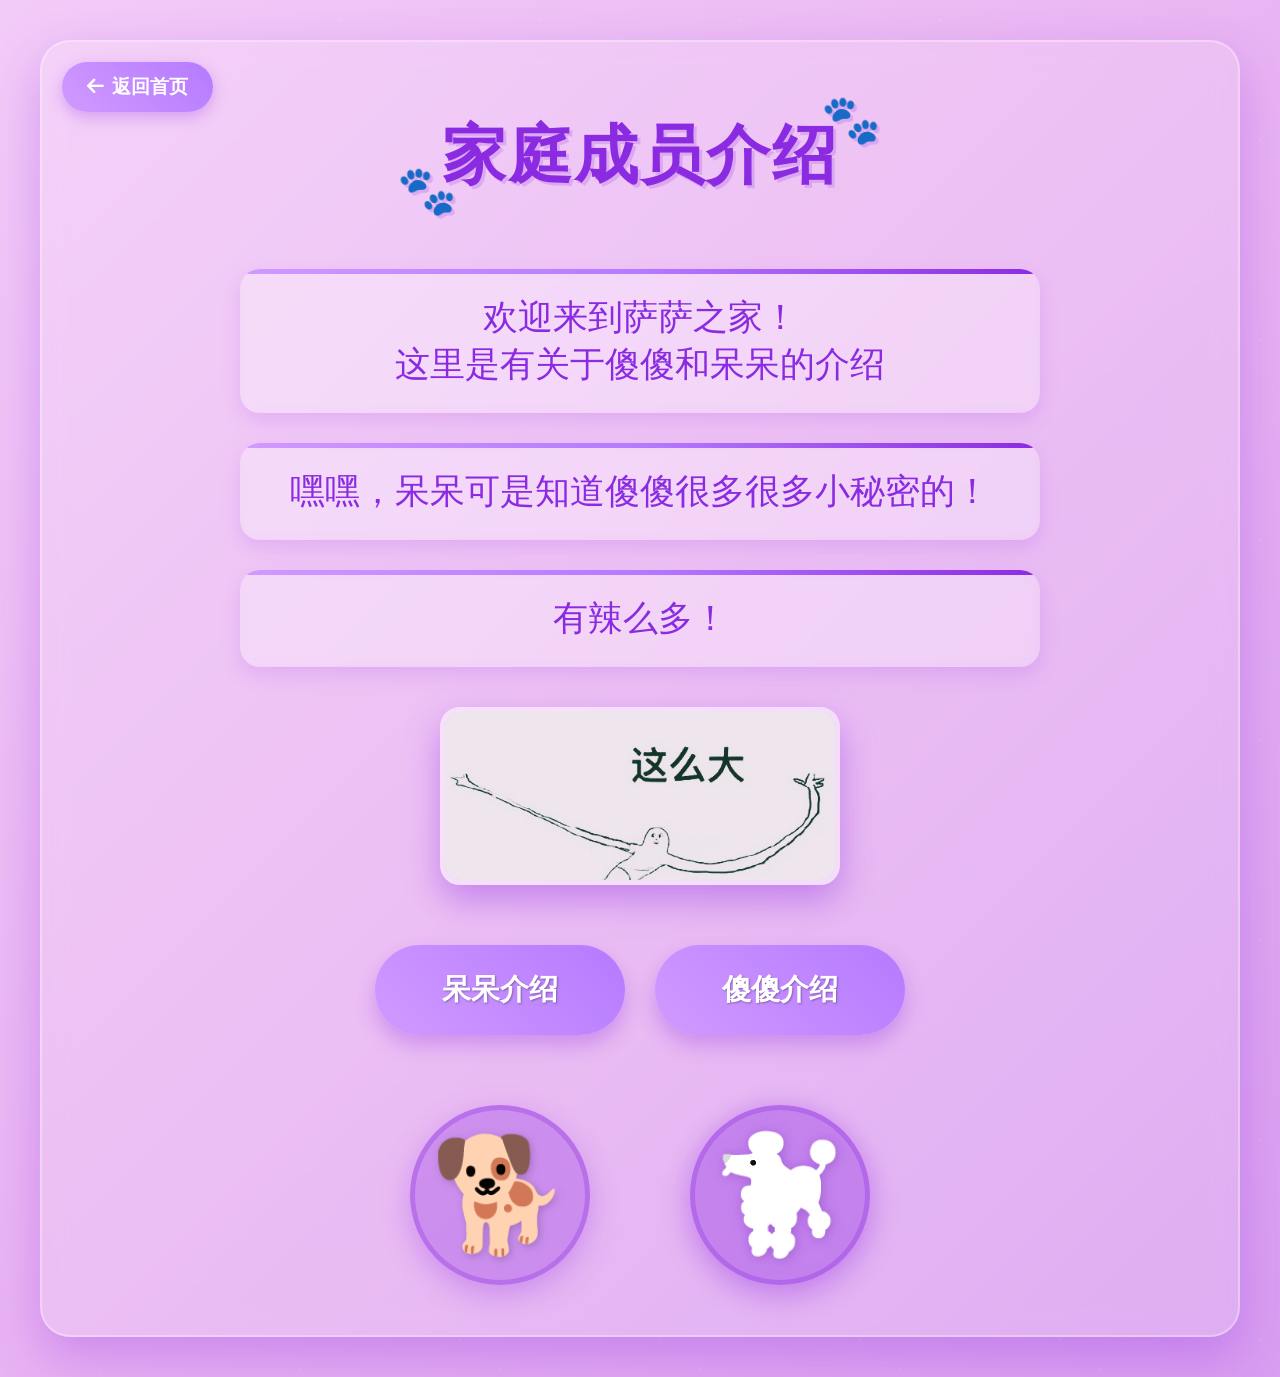
<file: chengyuan.html>
<!DOCTYPE html>
<html lang="zh-CN">
<head>
    <meta charset="UTF-8">
    <meta name="viewport" content="width=device-width, initial-scale=1.0">
    <title>家庭成员 - 萨萨之家</title>
    <link rel="stylesheet" href="https://cdnjs.cloudflare.com/ajax/libs/font-awesome/6.4.0/css/all.min.css">
    <style>
        * {
            margin: 0;
            padding: 0;
            box-sizing: border-box;
            font-family: 'Arial Rounded MT Bold', 'Helvetica Rounded', Arial, sans-serif;
        }
        
        body {
            background: linear-gradient(135deg, #f3cbf8 0%, #e9b4f2 50%, #d89ef0 100%);
            min-height: 100vh;
            overflow-x: hidden;
            position: relative;
            display: flex;
            justify-content: center;
            align-items: center;
        }
        
        /* 背景装饰元素 */
        body::before {
            content: "";
            position: absolute;
            top: 0;
            left: 0;
            width: 100%;
            height: 100%;
            background-image: 
                radial-gradient(circle at 10% 20%, rgba(255, 255, 255, 0.2) 1px, transparent 2px),
                radial-gradient(circle at 90% 40%, rgba(255, 255, 255, 0.2) 2px, transparent 3px),
                radial-gradient(circle at 30% 70%, rgba(255, 255, 255, 0.2) 1px, transparent 2px),
                radial-gradient(circle at 70% 10%, rgba(255, 255, 255, 0.2) 1px, transparent 2px),
                radial-gradient(circle at 50% 85%, rgba(255, 255, 255, 0.2) 1px, transparent 2px);
            background-size: 200px 200px;
            opacity: 0.4;
            z-index: -1;
        }
        
        #page {
            max-width: 1200px;
            width: 95%;
            margin: 40px auto;
            padding: 30px;
            position: relative;
            z-index: 1;
            background: rgba(255, 255, 255, 0.15);
            backdrop-filter: blur(12px);
            border-radius: 30px;
            box-shadow: 0 20px 50px rgba(138, 43, 226, 0.3);
            border: 2px solid rgba(255, 255, 255, 0.3);
        }
        
        /* 标题样式 */
        .title {
            text-align: center;
            padding: 40px 20px;
            position: relative;
            margin-bottom: 20px;
        }
        
        .title h1 {
            color: #8A2BE2;
            font-size: 4rem;
            text-shadow: 3px 3px 0 rgba(138, 43, 226, 0.2);
            letter-spacing: 2px;
            position: relative;
            display: inline-block;
            animation: floatTitle 3s ease-in-out infinite;
        }
        
        .title h1::after {
            content: "🐾";
            position: absolute;
            right: -45px;
            top: -20px;
            font-size: 3rem;
            animation: bounce 2s infinite;
        }
        
        .title h1::before {
            content: "🐾";
            position: absolute;
            left: -45px;
            bottom: -20px;
            font-size: 3rem;
            animation: bounce 2s infinite 0.5s;
        }
        
        /* 介绍文字样式 */
        .intro {
            text-align: center;
            color: #8A2BE2;
            font-size: 2.2rem;
            max-width: 800px;
            margin: 30px auto;
            padding: 25px;
            background: rgba(255, 255, 255, 0.2);
            border-radius: 20px;
            backdrop-filter: blur(5px);
            box-shadow: 0 8px 20px rgba(138, 43, 226, 0.15);
            position: relative;
            overflow: hidden;
            transition: transform 0.3s ease;
        }
        
        .intro:hover {
            transform: translateY(-5px);
        }
        
        .intro::before {
            content: "";
            position: absolute;
            top: 0;
            left: 0;
            width: 100%;
            height: 5px;
            background: linear-gradient(90deg, #d09aff, #b57aff, #8A2BE2);
        }
        
        /* 按钮容器 */
        .buttons {
            display: flex;
            flex-wrap: wrap;
            justify-content: center;
            gap: 30px;
            margin: 60px 0 40px;
        }
        
        /* 按钮样式 */
        .button {
            min-width: 250px;
            padding: 25px 40px;
            text-align: center;
            font-size: 1.8rem;
            cursor: pointer;
            border-radius: 50px;
            transition: all 0.4s ease;
            position: relative;
            overflow: hidden;
            z-index: 1;
            box-shadow: 0 10px 20px rgba(138, 43, 226, 0.3);
            border: none;
            color: white;
            font-weight: bold;
            text-shadow: 1px 1px 2px rgba(0, 0, 0, 0.3);
        }
        
        .button2 {
            background: linear-gradient(45deg, #d09aff, #b57aff);
        }
        
        .button::before {
            content: "";
            position: absolute;
            top: 0;
            left: 0;
            width: 100%;
            height: 100%;
            background: linear-gradient(45deg, #b57aff, #8A2BE2);
            z-index: -1;
            opacity: 0;
            transition: opacity 0.4s ease;
        }
        
        .button:hover {
            transform: translateY(-10px) scale(1.05);
            box-shadow: 0 15px 30px rgba(138, 43, 226, 0.4);
        }
        
        .button:hover::before {
            opacity: 1;
        }
        
        .button a {
            color: white;
            text-decoration: none;
            display: block;
            width: 100%;
            height: 100%;
        }
        
        /* 狗狗插画容器 */
        .dogs-container {
            display: flex;
            justify-content: center;
            gap: 100px;
            margin-top: 50px;
            padding: 20px;
            position: relative;
        }
        
        .dog {
            width: 180px;
            height: 180px;
            border-radius: 50%;
            position: relative;
            display: flex;
            align-items: center;
            justify-content: center;
            box-shadow: 0 10px 30px rgba(138, 43, 226, 0.3);
            animation: float 6s ease-in-out infinite;
            overflow: hidden;
            z-index: 10;
        }
        
        .dog-daidai {
            background: linear-gradient(135deg, rgba(138, 43, 226, 0.3) 0%, rgba(138, 43, 226, 0.3) 100%);
            border: 5px solid rgba(138, 43, 226, 0.3);
        }
        
        .dog-shasha {
            background: linear-gradient(135deg, rgba(138, 43, 226, 0.3) 0%, rgba(138, 43, 226, 0.3) 100%);
            border: 5px solid rgba(138, 43, 226, 0.3);
            filter: drop-shadow(0 0 8px rgba(138, 43, 226, 0.3));
        }
        
        .dog-daidai::before {
            content: "🐕";
            font-size: 7rem;
            filter: drop-shadow(2px 2px 4px rgba(0, 0, 0, 0.2));
        }
        
        .dog-shasha::before {
            content: "🐩";
            font-size: 7rem;
            filter: brightness(3) drop-shadow(2px 2px 4px rgba(0, 0, 0, 0.1));
        }
        
        .dog-name {
            position: absolute;
            bottom: -30px;
            font-size: 1.8rem;
            font-weight: bold;
            color: #5a0fb9;
            text-shadow: 0 2px 4px rgba(255, 255, 255, 0.5);
            background: rgba(255, 255, 255, 0.6);
            padding: 5px 15px;
            border-radius: 15px;
            backdrop-filter: blur(5px);
            z-index: 11;
        }
        
        /* 图片样式 */
        .members-image {
            display: block;
            max-width: 400px;
            margin: 40px auto;
            border-radius: 20px;
            box-shadow: 0 15px 35px rgba(138, 43, 226, 0.4);
            border: 5px solid rgba(255, 255, 255, 0.5);
            transition: all 0.4s ease;
        }
        
        .members-image:hover {
            transform: scale(1.05) rotate(2deg);
            box-shadow: 0 20px 40px rgba(138, 43, 226, 0.5);
        }
        
        /* 返回按钮样式 */
        .back-button {
            position: absolute;
            top: 20px;
            left: 20px;
            background: linear-gradient(45deg, #d09aff, #b57aff);
            padding: 12px 25px;
            border-radius: 50px;
            color: white;
            font-size: 1.2rem;
            font-weight: bold;
            text-decoration: none;
            box-shadow: 0 5px 15px rgba(138, 43, 226, 0.3);
            transition: all 0.3s ease;
            display: flex;
            align-items: center;
            gap: 8px;
            z-index: 20;
        }
        
        .back-button:hover {
            transform: translateY(-3px);
            box-shadow: 0 8px 20px rgba(138, 43, 226, 0.4);
        }
        
        /* 动画效果 */
        @keyframes float {
            0% { transform: translateY(0px); }
            50% { transform: translateY(-20px); }
            100% { transform: translateY(0px); }
        }
        
        @keyframes floatTitle {
            0% { transform: translateY(0px); }
            50% { transform: translateY(-10px); }
            100% { transform: translateY(0px); }
        }
        
        @keyframes bounce {
            0%, 100% { transform: translateY(0); }
            50% { transform: translateY(-20px); }
        }
        
        /* 响应式设计 */
        @media (max-width: 900px) {
            .title h1 {
                font-size: 3.5rem;
            }
            
            .buttons {
                gap: 20px;
            }
            
            .button {
                min-width: 200px;
                padding: 20px 30px;
                font-size: 1.5rem;
            }
            
            .dogs-container {
                gap: 50px;
            }
            
            .dog {
                width: 140px;
                height: 140px;
            }
            
            .members-image {
                max-width: 80%;
            }
        }
        
        @media (max-width: 600px) {
            .title h1 {
                font-size: 2.8rem;
            }
            
            .title h1::after, 
            .title h1::before {
                display: none;
            }
            
            .intro {
                font-size: 1.8rem;
                padding: 20px 15px;
            }
            
            .buttons {
                flex-direction: column;
                align-items: center;
            }
            
            .button {
                width: 100%;
                max-width: 300px;
            }
            
            .dogs-container {
                gap: 20px;
                flex-direction: column;
                align-items: center;
            }
            
            .dog {
                width: 160px;
                height: 160px;
            }
            
            .members-image {
                max-width: 90%;
            }
        }
        
        .heart {
            position: absolute;
            width: 20px;
            height: 20px;
            background: #ff6b6b;
            transform: rotate(45deg);
            animation: floatHeart 8s linear forwards;
            z-index: 0;
        }
        
        .heart::before,
        .heart::after {
            content: "";
            position: absolute;
            width: 20px;
            height: 20px;
            background: #ff6b6b;
            border-radius: 50%;
        }
        
        .heart::before {
            top: -10px;
            left: 0;
        }
        
        .heart::after {
            top: 0;
            left: -10px;
        }
        
        @keyframes floatHeart {
            0% {
                transform: translateY(100vh) rotate(45deg) scale(0);
                opacity: 0.8;
            }
            50% {
                opacity: 1;
            }
            100% {
                transform: translateY(-100px) rotate(45deg) scale(1.5);
                opacity: 0;
            }
        }
    </style>
</head>
<body>
    <div id="page">
        <!-- 返回首页按钮 -->
        <a href="index.html" class="back-button">
            <i class="fas fa-arrow-left"></i> 返回首页
        </a>
        
        <div class="title">
            <h1>家庭成员介绍</h1>
        </div>
        
        <div class="intro">
            <p>欢迎来到萨萨之家！<br>这里是有关于傻傻和呆呆的介绍</p>
        </div>
        
        <div class="intro">
            <p>嘿嘿，呆呆可是知道傻傻很多很多小秘密的！</p>
        </div>
        
        <div class="intro">
            <p>有辣么多！</p>
        </div>
        
        <img class="members-image" src="images/zhemeda.png" alt="呆呆和傻傻的秘密">
        
        <div class="buttons">
            <div class="button button2"><a href="ldj.html">呆呆介绍</a></div>
            <div class="button button2"><a href="lysj.html">傻傻介绍</a></div>
        </div>
        
        <div class="dogs-container">
            <div class="dog dog-daidai">
            </div>
            <div class="dog dog-shasha">
            </div>
        </div>
    </div>

    <script>
        // 添加简单的交互效果
        document.addEventListener('DOMContentLoaded', function() {
            const buttons = document.querySelectorAll('.button');
            
            buttons.forEach(button => {
                button.addEventListener('mousedown', () => {
                    button.style.transform = 'translateY(5px) scale(0.95)';
                });
                
                button.addEventListener('mouseup', () => {
                    button.style.transform = '';
                });
                
                button.addEventListener('mouseleave', () => {
                    button.style.transform = '';
                });
            });
            
            // 添加飘落的心形效果
            setInterval(createHeart, 500);
            
            function createHeart() {
                const heart = document.createElement('div');
                heart.className = 'heart';
                heart.style.left = Math.random() * 100 + 'vw';
                heart.style.width = (Math.random() * 20 + 10) + 'px';
                heart.style.height = (Math.random() * 20 + 10) + 'px';
                heart.style.animationDuration = (Math.random() * 5 + 5) + 's';
                heart.style.opacity = Math.random() * 0.5 + 0.3;
                heart.style.background = `hsl(${Math.random() * 360}, 100%, 70%)`;
                document.body.appendChild(heart);
                
                setTimeout(() => {
                    heart.remove();
                }, 8000);
            }
        });
    </script>
</body>
</html>
</file>
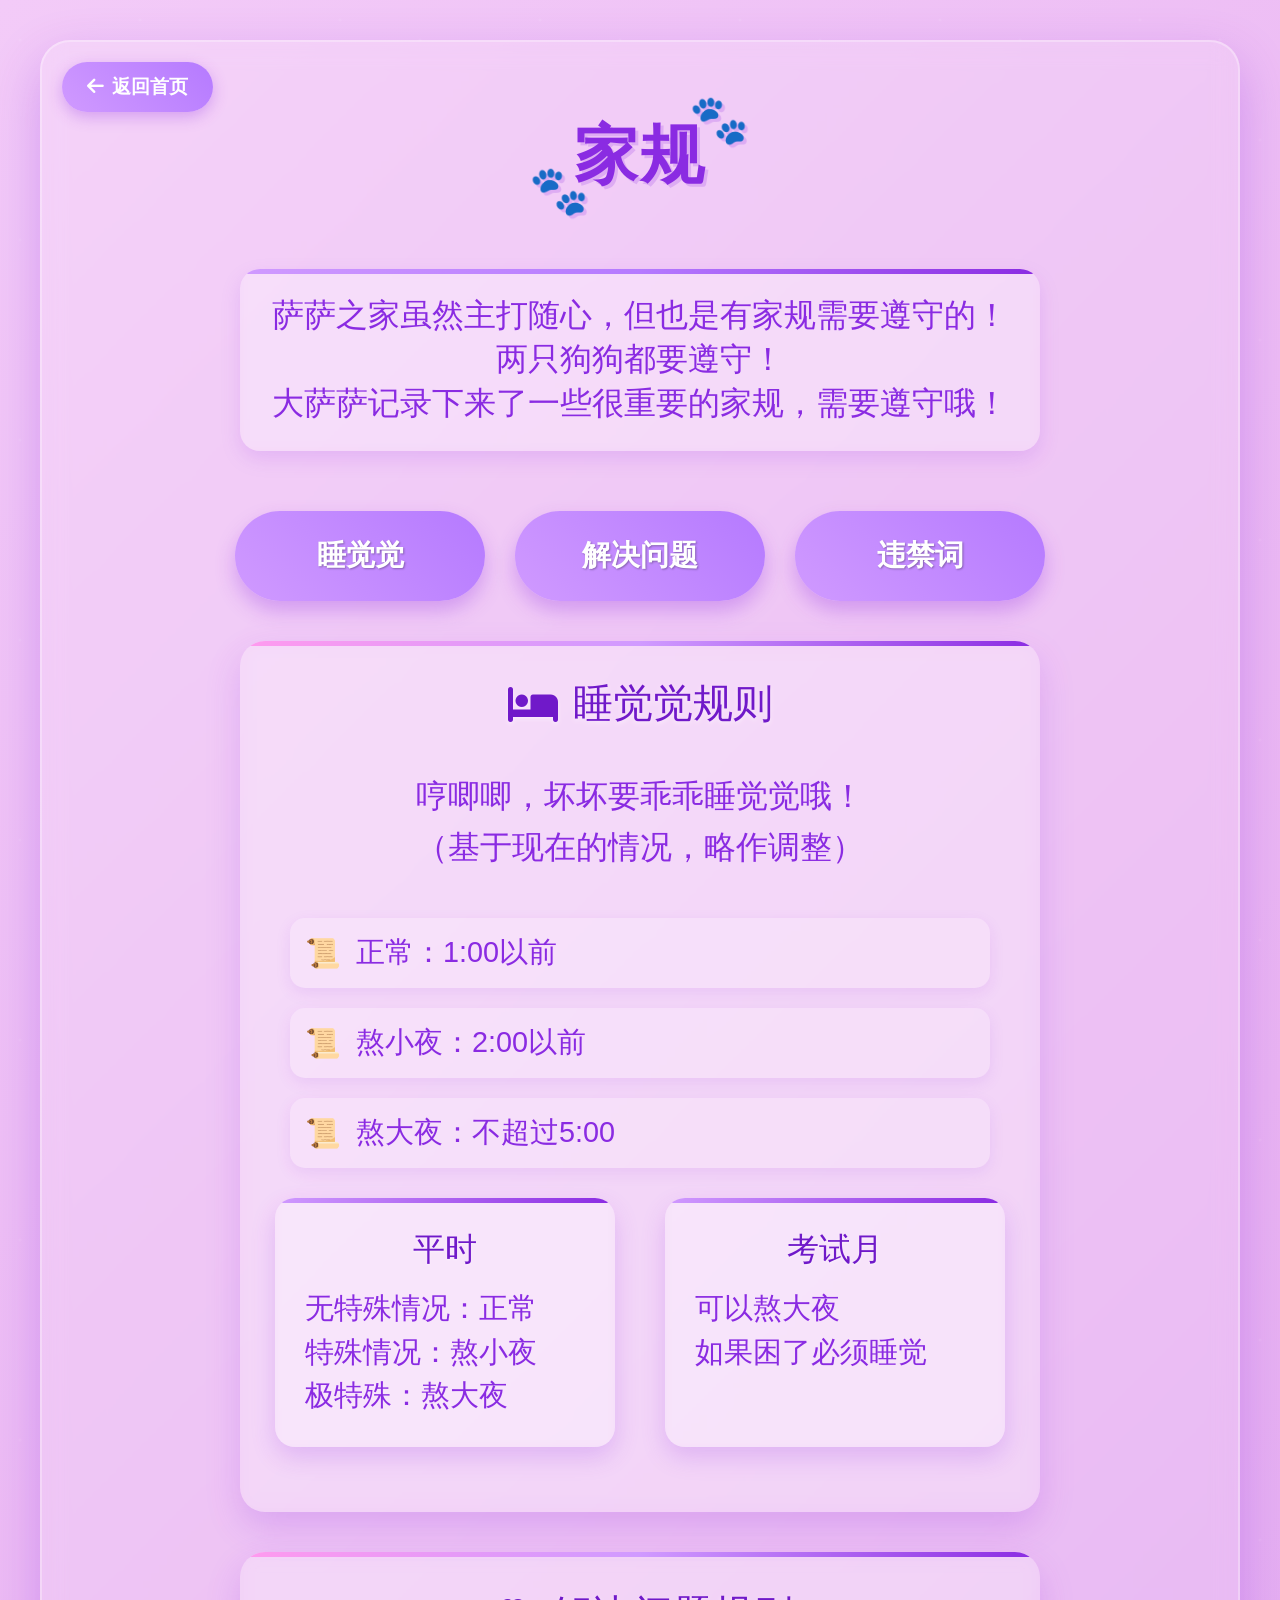
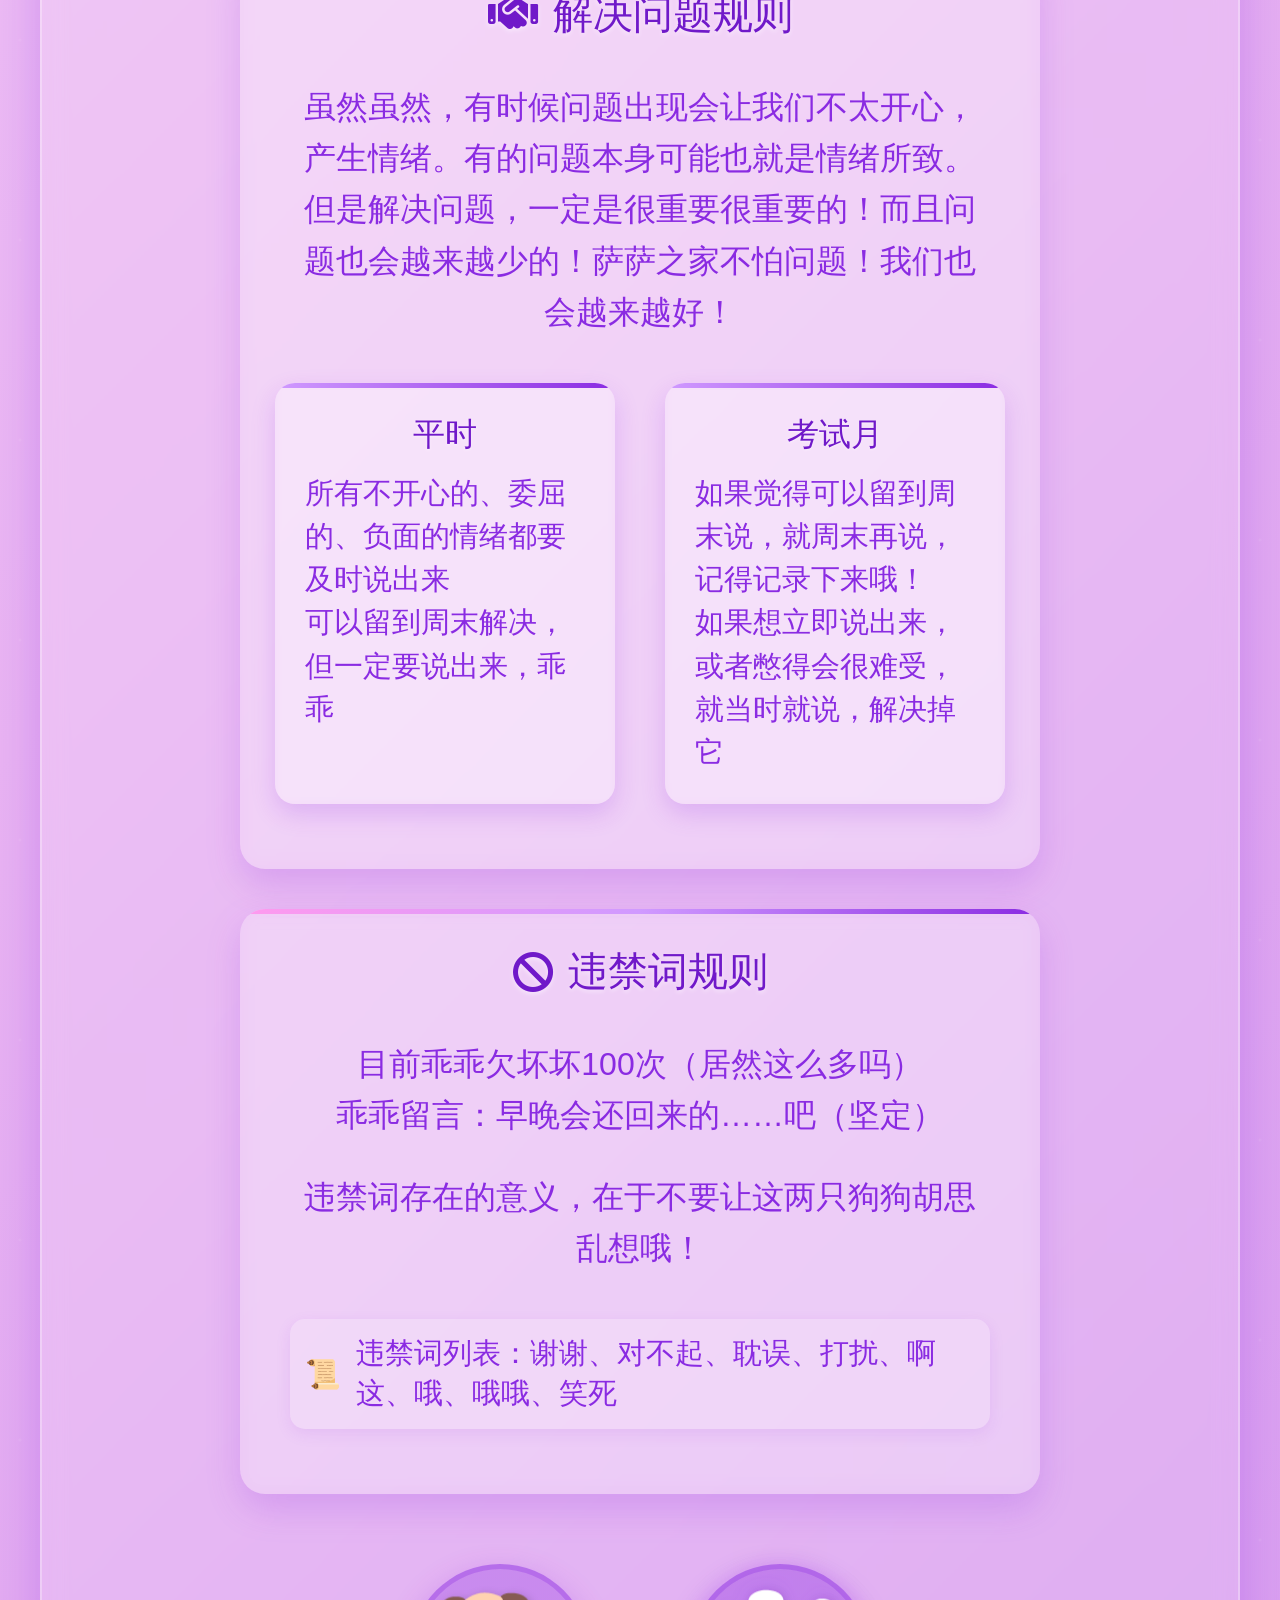
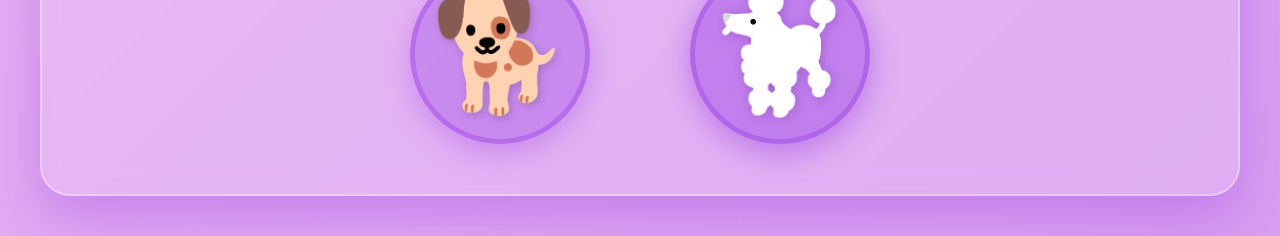
<file: jiagui.html>
<!DOCTYPE html>
<html lang="zh-CN">
<head>
    <meta charset="UTF-8">
    <meta name="viewport" content="width=device-width, initial-scale=1.0">
    <title>家规 - 萨萨之家</title>
    <link rel="stylesheet" href="https://cdnjs.cloudflare.com/ajax/libs/font-awesome/6.4.0/css/all.min.css">
    <style>
        * {
            margin: 0;
            padding: 0;
            box-sizing: border-box;
            font-family: 'Arial Rounded MT Bold', 'Helvetica Rounded', Arial, sans-serif;
        }
        
        body {
            background: linear-gradient(135deg, #f3cbf8 0%, #e9b4f2 50%, #d89ef0 100%);
            min-height: 100vh;
            overflow-x: hidden;
            position: relative;
            display: flex;
            justify-content: center;
            align-items: center;
        }
        
        /* 背景装饰元素 */
        body::before {
            content: "";
            position: absolute;
            top: 0;
            left: 0;
            width: 100%;
            height: 100%;
            background-image: 
                radial-gradient(circle at 10% 20%, rgba(255, 255, 255, 0.2) 1px, transparent 2px),
                radial-gradient(circle at 90% 40%, rgba(255, 255, 255, 0.2) 2px, transparent 3px),
                radial-gradient(circle at 30% 70%, rgba(255, 255, 255, 0.2) 1px, transparent 2px),
                radial-gradient(circle at 70% 10%, rgba(255, 255, 255, 0.2) 1px, transparent 2px),
                radial-gradient(circle at 50% 85%, rgba(255, 255, 255, 0.2) 1px, transparent 2px);
            background-size: 200px 200px;
            opacity: 0.4;
            z-index: -1;
        }
        
        #page {
            max-width: 1200px;
            width: 95%;
            margin: 40px auto;
            padding: 30px;
            position: relative;
            z-index: 1;
            background: rgba(255, 255, 255, 0.15);
            backdrop-filter: blur(12px);
            border-radius: 30px;
            box-shadow: 0 20px 50px rgba(138, 43, 226, 0.3);
            border: 2px solid rgba(255, 255, 255, 0.3);
        }
        
        /* 标题样式 */
        .title {
            text-align: center;
            padding: 40px 20px;
            position: relative;
            margin-bottom: 20px;
        }
        
        .title h1 {
            color: #8A2BE2;
            font-size: 4rem;
            text-shadow: 3px 3px 0 rgba(138, 43, 226, 0.2);
            letter-spacing: 2px;
            position: relative;
            display: inline-block;
            animation: floatTitle 3s ease-in-out infinite;
        }
        
        .title h2 {
            color: #8A2BE2;
            font-size: 3.5rem;
            text-shadow: 2px 2px 0 rgba(138, 43, 226, 0.2);
            position: relative;
            display: inline-block;
        }
        
        .title h1::after {
            content: "🐾";
            position: absolute;
            right: -45px;
            top: -20px;
            font-size: 3rem;
            animation: bounce 2s infinite;
        }
        
        .title h1::before {
            content: "🐾";
            position: absolute;
            left: -45px;
            bottom: -20px;
            font-size: 3rem;
            animation: bounce 2s infinite 0.5s;
        }
        
        /* 介绍文字样式 */
        .intro {
            text-align: center;
            color: #8A2BE2;
            font-size: 2rem;
            max-width: 800px;
            margin: 30px auto;
            padding: 25px;
            background: rgba(255, 255, 255, 0.2);
            border-radius: 20px;
            backdrop-filter: blur(5px);
            box-shadow: 0 8px 20px rgba(138, 43, 226, 0.15);
            position: relative;
            overflow: hidden;
            transition: transform 0.3s ease;
        }
        
        .intro:hover {
            transform: translateY(-5px);
        }
        
        .intro::before {
            content: "";
            position: absolute;
            top: 0;
            left: 0;
            width: 100%;
            height: 5px;
            background: linear-gradient(90deg, #d09aff, #b57aff, #8A2BE2);
        }
        
        /* 按钮容器 */
        .buttons {
            display: flex;
            flex-wrap: wrap;
            justify-content: center;
            gap: 30px;
            margin: 60px 0 40px;
        }
        
        /* 按钮样式 */
        .button {
            min-width: 250px;
            padding: 25px 40px;
            text-align: center;
            font-size: 1.8rem;
            cursor: pointer;
            border-radius: 50px;
            transition: all 0.4s ease;
            position: relative;
            overflow: hidden;
            z-index: 1;
            box-shadow: 0 10px 20px rgba(138, 43, 226, 0.3);
            border: none;
            color: white;
            font-weight: bold;
            text-shadow: 1px 1px 2px rgba(0, 0, 0, 0.3);
        }
        
        .button3 {
            background: linear-gradient(45deg, #d09aff, #b57aff);
        }
        
        .button::before {
            content: "";
            position: absolute;
            top: 0;
            left: 0;
            width: 100%;
            height: 100%;
            background: linear-gradient(45deg, #b57aff, #8A2BE2);
            z-index: -1;
            opacity: 0;
            transition: opacity 0.4s ease;
        }
        
        .button:hover {
            transform: translateY(-10px) scale(1.05);
            box-shadow: 0 15px 30px rgba(138, 43, 226, 0.4);
        }
        
        .button:hover::before {
            opacity: 1;
        }
        
        .button a {
            color: white;
            text-decoration: none;
            display: block;
            width: 100%;
            height: 100%;
        }
        
        /* 规则卡片样式 */
        .rule-card {
            max-width: 800px;
            margin: 40px auto;
            padding: 35px;
            background: rgba(255, 255, 255, 0.2);
            border-radius: 25px;
            backdrop-filter: blur(10px);
            box-shadow: 0 15px 35px rgba(138, 43, 226, 0.2);
            position: relative;
            overflow: hidden;
            transition: transform 0.4s ease;
        }
        
        .rule-card:hover {
            transform: translateY(-10px);
            box-shadow: 0 20px 40px rgba(138, 43, 226, 0.3);
        }
        
        .rule-card::before {
            content: "";
            position: absolute;
            top: 0;
            left: 0;
            width: 100%;
            height: 5px;
            background: linear-gradient(90deg, #ff9aee, #d09aff, #8A2BE2);
        }
        
        .rule-title {
            text-align: center;
            font-size: 2.5rem;
            color: #7019c9;
            margin-bottom: 25px;
            text-shadow: 0 2px 4px rgba(255, 255, 255, 0.5);
            display: flex;
            align-items: center;
            justify-content: center;
            gap: 15px;
        }
        
        .rule-content {
            font-size: 2rem;
            color: #8A2BE2;
            line-height: 1.6;
            text-align: center;
            padding: 15px;
        }
        
        .rule-highlight {
            color: #5a0fb9;
            font-weight: bold;
            text-shadow: 0 2px 4px rgba(255, 255, 255, 0.5);
        }
        
        .rule-list {
            max-width: 700px;
            margin: 30px auto;
            padding: 0;
        }
        
        .rule-item {
            font-size: 1.8rem;
            color: #8A2BE2;
            margin: 20px 0;
            padding: 15px;
            background: rgba(255, 255, 255, 0.2);
            border-radius: 15px;
            box-shadow: 0 5px 15px rgba(138, 43, 226, 0.1);
            display: flex;
            align-items: center;
            transition: all 0.3s ease;
        }
        
        .rule-item:hover {
            transform: translateX(10px);
            background: rgba(255, 255, 255, 0.3);
        }
        
        .rule-item::before {
            content: "📜";
            font-size: 1.8rem;
            margin-right: 15px;
        }
        
        /* 规则类型样式 */
        .rule-type {
            display: flex;
            justify-content: center;
            gap: 50px;
            margin: 30px 0;
            flex-wrap: wrap;
        }
        
        .type-card {
            flex: 1;
            min-width: 300px;
            padding: 30px;
            background: rgba(255, 255, 255, 0.2);
            border-radius: 20px;
            backdrop-filter: blur(5px);
            box-shadow: 0 10px 25px rgba(138, 43, 226, 0.2);
            transition: all 0.4s ease;
            position: relative;
            overflow: hidden;
        }
        
        .type-card:hover {
            transform: translateY(-8px);
            box-shadow: 0 15px 35px rgba(138, 43, 226, 0.3);
        }
        
        .type-card::before {
            content: "";
            position: absolute;
            top: 0;
            left: 0;
            width: 100%;
            height: 5px;
            background: linear-gradient(90deg, #d09aff, #8A2BE2);
        }
        
        .type-title {
            font-size: 2rem;
            color: #7019c9;
            margin-bottom: 15px;
            text-align: center;
            text-shadow: 0 1px 2px rgba(255, 255, 255, 0.5);
        }
        
        .type-content {
            font-size: 1.8rem;
            color: #8A2BE2;
            line-height: 1.5;
        }
        
        /* 返回按钮样式 */
        .back-button {
            position: absolute;
            top: 20px;
            left: 20px;
            background: linear-gradient(45deg, #d09aff, #b57aff);
            padding: 12px 25px;
            border-radius: 50px;
            color: white;
            font-size: 1.2rem;
            font-weight: bold;
            text-decoration: none;
            box-shadow: 0 5px 15px rgba(138, 43, 226, 0.3);
            transition: all 0.3s ease;
            display: flex;
            align-items: center;
            gap: 8px;
            z-index: 20;
        }
        
        .back-button:hover {
            transform: translateY(-3px);
            box-shadow: 0 8px 20px rgba(138, 43, 226, 0.4);
        }
        
        /* 狗狗插画容器 */
        .dogs-container {
            display: flex;
            justify-content: center;
            gap: 100px;
            margin-top: 50px;
            padding: 20px;
            position: relative;
        }
        
        .dog {
            width: 180px;
            height: 180px;
            border-radius: 50%;
            position: relative;
            display: flex;
            align-items: center;
            justify-content: center;
            box-shadow: 0 10px 30px rgba(138, 43, 226, 0.3);
            animation: float 6s ease-in-out infinite;
            overflow: hidden;
            z-index: 10;
        }
        
        .dog-daidai {
            background: linear-gradient(135deg, rgba(138, 43, 226, 0.3) 0%, rgba(138, 43, 226, 0.3) 100%);
            border: 5px solid rgba(138, 43, 226, 0.3);
        }
        
        .dog-shasha {
            background: linear-gradient(135deg, rgba(138, 43, 226, 0.3) 0%, rgba(138, 43, 226, 0.3) 100%);
            border: 5px solid rgba(138, 43, 226, 0.3);
            filter: drop-shadow(0 0 8px rgba(138, 43, 226, 0.3));
        }
        
        .dog-daidai::before {
            content: "🐕";
            font-size: 7rem;
            filter: drop-shadow(2px 2px 4px rgba(0, 0, 0, 0.2));
        }
        
        .dog-shasha::before {
            content: "🐩";
            font-size: 7rem;
            filter: brightness(3) drop-shadow(2px 2px 4px rgba(0, 0, 0, 0.1));
        }
        
        .dog-name {
            position: absolute;
            bottom: -30px;
            font-size: 1.8rem;
            font-weight: bold;
            color: #5a0fb9;
            text-shadow: 0 2px 4px rgba(255, 255, 255, 0.5);
            background: rgba(255, 255, 255, 0.6);
            padding: 5px 15px;
            border-radius: 15px;
            backdrop-filter: blur(5px);
            z-index: 11;
        }
        
        /* 动画效果 */
        @keyframes float {
            0% { transform: translateY(0px); }
            50% { transform: translateY(-20px); }
            100% { transform: translateY(0px); }
        }
        
        @keyframes floatTitle {
            0% { transform: translateY(0px); }
            50% { transform: translateY(-10px); }
            100% { transform: translateY(0px); }
        }
        
        @keyframes bounce {
            0%, 100% { transform: translateY(0); }
            50% { transform: translateY(-20px); }
        }
        
        .heart {
            position: absolute;
            width: 20px;
            height: 20px;
            background: #ff6b6b;
            transform: rotate(45deg);
            animation: floatHeart 8s linear forwards;
            z-index: 0;
        }
        
        .heart::before,
        .heart::after {
            content: "";
            position: absolute;
            width: 20px;
            height: 20px;
            background: #ff6b6b;
            border-radius: 50%;
        }
        
        .heart::before {
            top: -10px;
            left: 0;
        }
        
        .heart::after {
            top: 0;
            left: -10px;
        }
        
        @keyframes floatHeart {
            0% {
                transform: translateY(100vh) rotate(45deg) scale(0);
                opacity: 0.8;
            }
            50% {
                opacity: 1;
            }
            100% {
                transform: translateY(-100px) rotate(45deg) scale(1.5);
                opacity: 0;
            }
        }
        
        /* 响应式设计 */
        @media (max-width: 900px) {
            .title h1 {
                font-size: 3.5rem;
            }
            
            .title h2 {
                font-size: 3rem;
            }
            
            .buttons {
                gap: 20px;
            }
            
            .button {
                min-width: 200px;
                padding: 20px 30px;
                font-size: 1.5rem;
            }
            
            .dogs-container {
                gap: 50px;
            }
            
            .dog {
                width: 140px;
                height: 140px;
            }
            
            .rule-type {
                gap: 30px;
            }
        }
        
        @media (max-width: 600px) {
            .title h1 {
                font-size: 2.8rem;
            }
            
            .title h2 {
                font-size: 2.5rem;
            }
            
            .title h1::after, 
            .title h1::before {
                display: none;
            }
            
            .intro {
                font-size: 1.8rem;
                padding: 20px 15px;
            }
            
            .buttons {
                flex-direction: column;
                align-items: center;
            }
            
            .button {
                width: 100%;
                max-width: 300px;
            }
            
            .dogs-container {
                gap: 20px;
                flex-direction: column;
                align-items: center;
            }
            
            .dog {
                width: 160px;
                height: 160px;
            }
            
            .rule-card, .type-card {
                padding: 20px;
            }
            
            .rule-content, .rule-item {
                font-size: 1.6rem;
            }
        }
    </style>
</head>
<body>
    <div id="page">
        <!-- 返回首页按钮 -->
        <a href="index.html" class="back-button">
            <i class="fas fa-arrow-left"></i> 返回首页
        </a>
        
        <!-- 家规首页 -->
        <div class="title">
            <h1>家规</h1>
        </div>
        
        <div class="intro">
            <p>萨萨之家虽然主打随心，但也是有家规需要遵守的！两只狗狗都要遵守！<br>大萨萨记录下来了一些很重要的家规，需要遵守哦！</p>
        </div>
        
        <div class="buttons">
            <div class="button button3"><a href="#shuijiao">睡觉觉</a></div>
            <div class="button button3"><a href="#wenti">解决问题</a></div>
            <div class="button button3"><a href="#weijinci">违禁词</a></div>
        </div>
        
        <!-- 睡觉觉规则 -->
        <div class="rule-card" id="shuijiao">
            <div class="rule-title">
                <i class="fas fa-bed"></i> 睡觉觉规则
            </div>
            <div class="rule-content">
                哼唧唧，坏坏要乖乖睡觉觉哦！<br>（基于现在的情况，略作调整）
            </div>
            
            <div class="rule-list">
                <div class="rule-item">正常：1:00以前</div>
                <div class="rule-item">熬小夜：2:00以前</div>
                <div class="rule-item">熬大夜：不超过5:00</div>
            </div>
            
            <div class="rule-type">
                <div class="type-card">
                    <div class="type-title">平时</div>
                    <div class="type-content">
                        无特殊情况：正常<br>
                        特殊情况：熬小夜<br>
                        极特殊：熬大夜
                    </div>
                </div>
                
                <div class="type-card">
                    <div class="type-title">考试月</div>
                    <div class="type-content">
                        可以熬大夜<br>
                        如果困了必须睡觉
                    </div>
                </div>
            </div>
        </div>
        
        <!-- 解决问题规则 -->
        <div class="rule-card" id="wenti">
            <div class="rule-title">
                <i class="fas fa-handshake"></i> 解决问题规则
            </div>
            <div class="rule-content">
                虽然虽然，有时候问题出现会让我们不太开心，产生情绪。有的问题本身可能也就是情绪所致。<br>但是解决问题，一定是很重要很重要的！而且问题也会越来越少的！萨萨之家不怕问题！我们也会越来越好！
            </div>
            
            <div class="rule-type">
                <div class="type-card">
                    <div class="type-title">平时</div>
                    <div class="type-content">
                        所有不开心的、委屈的、负面的情绪都要及时说出来<br>
                        可以留到周末解决，但一定要说出来，乖乖
                    </div>
                </div>
                
                <div class="type-card">
                    <div class="type-title">考试月</div>
                    <div class="type-content">
                        如果觉得可以留到周末说，就周末再说，记得记录下来哦！<br>
                        如果想立即说出来，或者憋得会很难受，就当时就说，解决掉它
                    </div>
                </div>
            </div>
        </div>
        
        <!-- 违禁词规则 -->
        <div class="rule-card" id="weijinci">
            <div class="rule-title">
                <i class="fas fa-ban"></i> 违禁词规则
            </div>
            <div class="rule-content">
                目前乖乖欠坏坏100次（居然这么多吗）<br>
                乖乖留言：早晚会还回来的……吧（坚定）
            </div>
            
            <div class="rule-content">
                违禁词存在的意义，在于不要让这两只狗狗胡思乱想哦！
            </div>
            
            <div class="rule-list">
                <div class="rule-item">违禁词列表：谢谢、对不起、耽误、打扰、啊这、哦、哦哦、笑死</div>
            </div>
        </div>
        
        <!-- 狗狗形象 -->
        <div class="dogs-container">
            <div class="dog dog-daidai">
            </div>
            <div class="dog dog-shasha">
            </div>
        </div>
    </div>

    <script>
        // 添加简单的交互效果
        document.addEventListener('DOMContentLoaded', function() {
            // 添加飘落的心形效果
            setInterval(createHeart, 500);
            
            function createHeart() {
                const heart = document.createElement('div');
                heart.className = 'heart';
                heart.style.left = Math.random() * 100 + 'vw';
                heart.style.width = (Math.random() * 20 + 10) + 'px';
                heart.style.height = (Math.random() * 20 + 10) + 'px';
                heart.style.animationDuration = (Math.random() * 5 + 5) + 's';
                heart.style.opacity = Math.random() * 0.5 + 0.3;
                heart.style.background = `hsl(${Math.random() * 360}, 100%, 70%)`;
                document.body.appendChild(heart);
                
                setTimeout(() => {
                    heart.remove();
                }, 8000);
            }
            
            // 为规则项添加动画
            const ruleItems = document.querySelectorAll('.rule-item');
            ruleItems.forEach((item, index) => {
                item.style.animationDelay = `${index * 0.1}s`;
            });
        });
    </script>
</body>
</html>
</file>
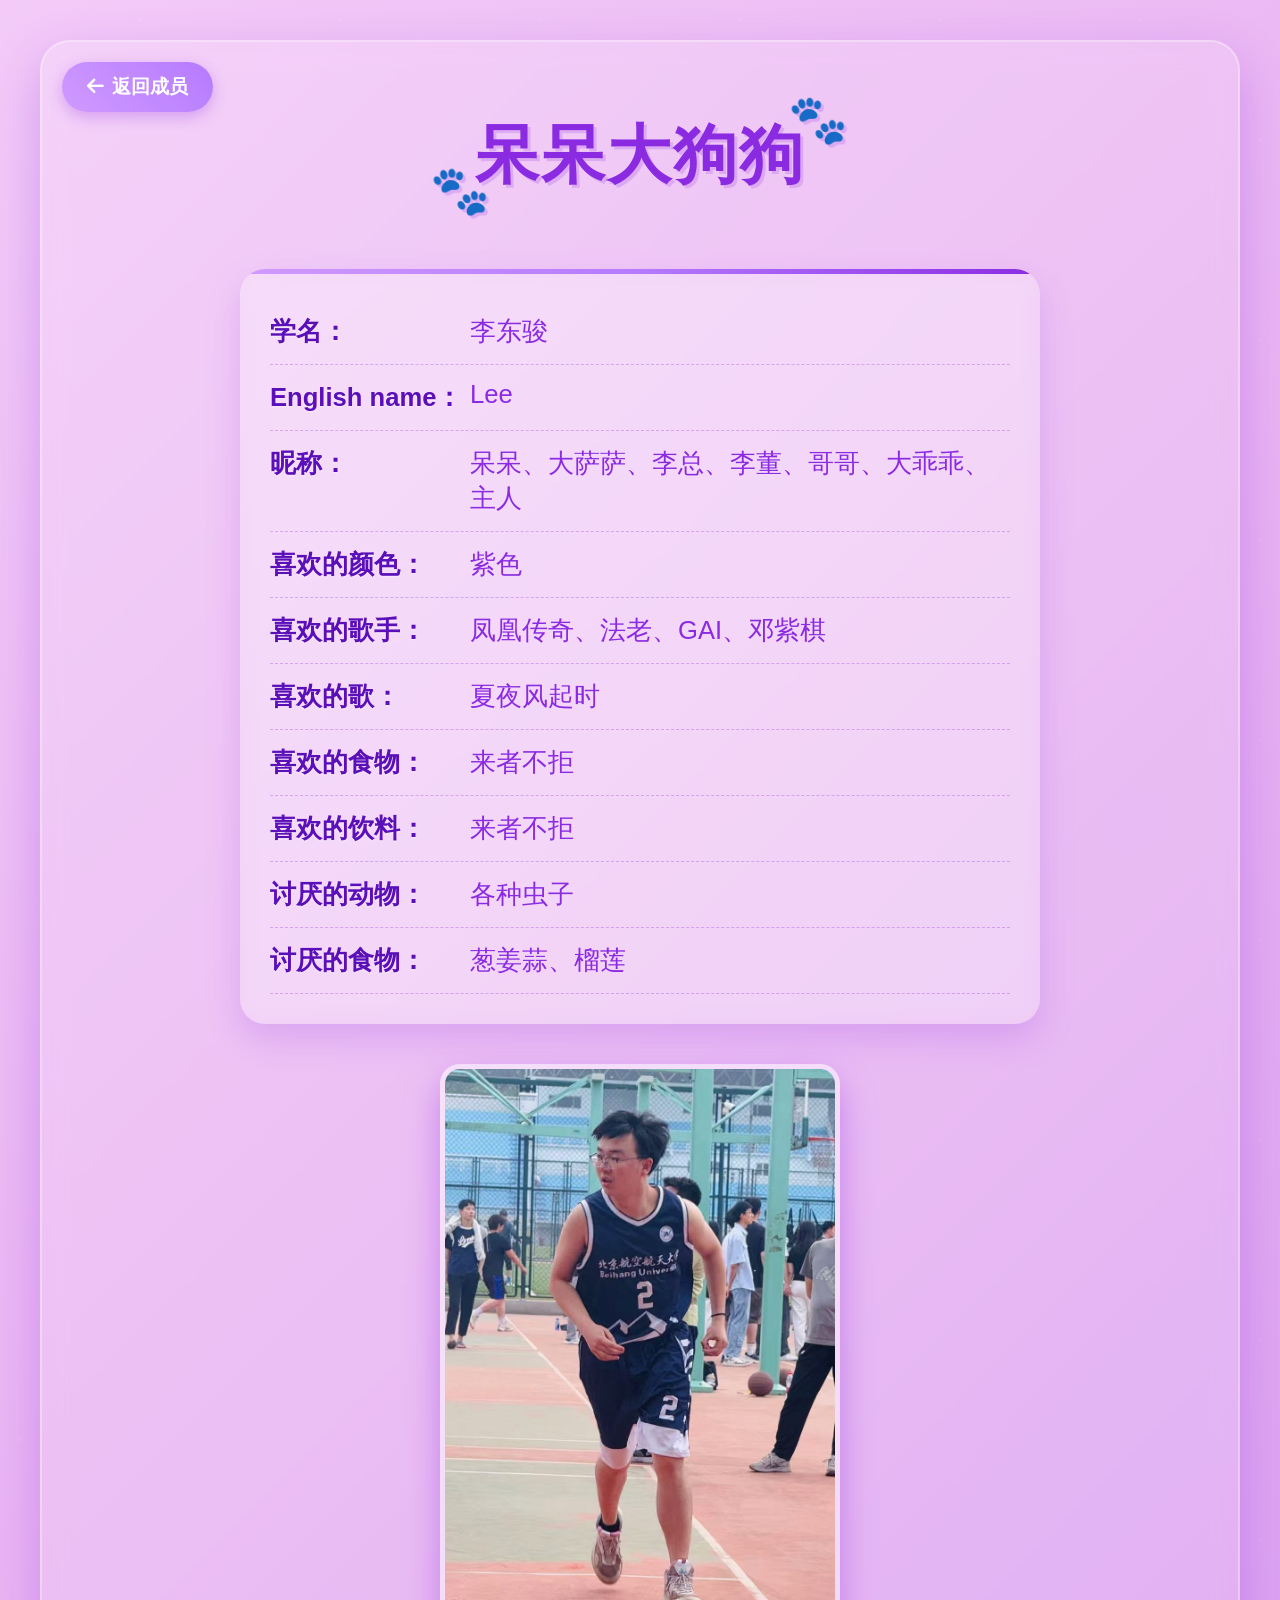
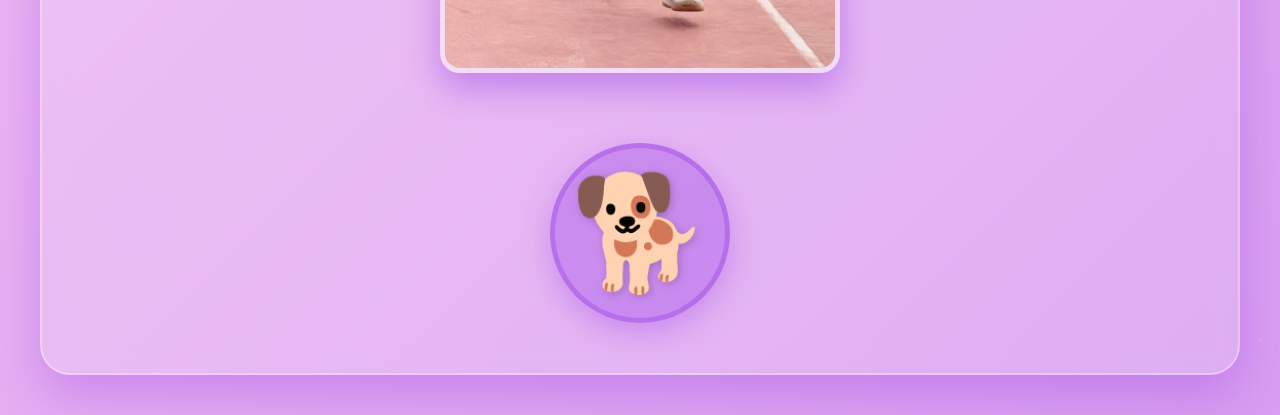
<file: ldj.html>
<!DOCTYPE html>
<html lang="zh-CN">
<head>
    <meta charset="UTF-8">
    <meta name="viewport" content="width=device-width, initial-scale=1.0">
    <title>呆呆大狗狗 - 萨萨之家</title>
    <link rel="stylesheet" href="https://cdnjs.cloudflare.com/ajax/libs/font-awesome/6.4.0/css/all.min.css">
    <style>
        * {
            margin: 0;
            padding: 0;
            box-sizing: border-box;
            font-family: 'Arial Rounded MT Bold', 'Helvetica Rounded', Arial, sans-serif;
        }
        
        body {
            background: linear-gradient(135deg, #f3cbf8 0%, #e9b4f2 50%, #d89ef0 100%);
            min-height: 100vh;
            overflow-x: hidden;
            position: relative;
            display: flex;
            justify-content: center;
            align-items: center;
        }
        
        /* 背景装饰元素 */
        body::before {
            content: "";
            position: absolute;
            top: 0;
            left: 0;
            width: 100%;
            height: 100%;
            background-image: 
                radial-gradient(circle at 10% 20%, rgba(255, 255, 255, 0.2) 1px, transparent 2px),
                radial-gradient(circle at 90% 40%, rgba(255, 255, 255, 0.2) 2px, transparent 3px),
                radial-gradient(circle at 30% 70%, rgba(255, 255, 255, 0.2) 1px, transparent 2px),
                radial-gradient(circle at 70% 10%, rgba(255, 255, 255, 0.2) 1px, transparent 2px),
                radial-gradient(circle at 50% 85%, rgba(255, 255, 255, 0.2) 1px, transparent 2px);
            background-size: 200px 200px;
            opacity: 0.4;
            z-index: -1;
        }
        
        #page {
            max-width: 1200px;
            width: 95%;
            margin: 40px auto;
            padding: 30px;
            position: relative;
            z-index: 1;
            background: rgba(255, 255, 255, 0.15);
            backdrop-filter: blur(12px);
            border-radius: 30px;
            box-shadow: 0 20px 50px rgba(138, 43, 226, 0.3);
            border: 2px solid rgba(255, 255, 255, 0.3);
        }
        
        /* 标题样式 */
        .title {
            text-align: center;
            padding: 40px 20px;
            position: relative;
            margin-bottom: 20px;
        }
        
        .title h1 {
            color: #8A2BE2;
            font-size: 4rem;
            text-shadow: 3px 3px 0 rgba(138, 43, 226, 0.2);
            letter-spacing: 2px;
            position: relative;
            display: inline-block;
            animation: floatTitle 3s ease-in-out infinite;
        }
        
        .title h1::after {
            content: "🐾";
            position: absolute;
            right: -45px;
            top: -20px;
            font-size: 3rem;
            animation: bounce 2s infinite;
        }
        
        .title h1::before {
            content: "🐾";
            position: absolute;
            left: -45px;
            bottom: -20px;
            font-size: 3rem;
            animation: bounce 2s infinite 0.5s;
        }
        
        /* 信息卡片样式 */
        .info-card {
            max-width: 800px;
            margin: 30px auto;
            padding: 30px;
            background: rgba(255, 255, 255, 0.2);
            border-radius: 25px;
            backdrop-filter: blur(10px);
            box-shadow: 0 15px 35px rgba(138, 43, 226, 0.2);
            position: relative;
            overflow: hidden;
            transition: transform 0.4s ease;
        }
        
        .info-card:hover {
            transform: translateY(-10px);
            box-shadow: 0 20px 40px rgba(138, 43, 226, 0.3);
        }
        
        .info-card::before {
            content: "";
            position: absolute;
            top: 0;
            left: 0;
            width: 100%;
            height: 5px;
            background: linear-gradient(90deg, #d09aff, #b57aff, #8A2BE2);
        }
        
        .info-item {
            padding: 15px 0;
            border-bottom: 1px dashed rgba(138, 43, 226, 0.3);
            display: flex;
        }
        
        .info-label {
            flex: 0 0 200px;
            font-weight: bold;
            color: #5a0fb9;
            font-size: 1.6rem;
            text-shadow: 0 1px 2px rgba(255, 255, 255, 0.5);
        }
        
        .info-content {
            flex: 1;
            font-size: 1.6rem;
            color: #8A2BE2;
        }
        
        /* 图片样式 */
        .members-image {
            display: block;
            max-width: 400px;
            margin: 40px auto;
            border-radius: 20px;
            box-shadow: 0 15px 35px rgba(138, 43, 226, 0.4);
            border: 5px solid rgba(255, 255, 255, 0.5);
            transition: all 0.4s ease;
        }
        
        .members-image:hover {
            transform: scale(1.05) rotate(2deg);
            box-shadow: 0 20px 40px rgba(138, 43, 226, 0.5);
        }
        
        /* 狗狗插画容器 */
        .dogs-container {
            display: flex;
            justify-content: center;
            gap: 100px;
            margin-top: 50px;
            padding: 20px;
            position: relative;
        }
        
        .dog {
            width: 180px;
            height: 180px;
            border-radius: 50%;
            position: relative;
            display: flex;
            align-items: center;
            justify-content: center;
            box-shadow: 0 10px 30px rgba(138, 43, 226, 0.3);
            animation: float 6s ease-in-out infinite;
            overflow: hidden;
            z-index: 10;
        }
        
        .dog-daidai {
            background: linear-gradient(135deg, rgba(138, 43, 226, 0.3) 0%, rgba(138, 43, 226, 0.3) 100%);
            border: 5px solid rgba(138, 43, 226, 0.3);
        }
        
        .dog-daidai::before {
            content: "🐕";
            font-size: 7rem;
            filter: drop-shadow(2px 2px 4px rgba(0, 0, 0, 0.2));
        }
        
        .dog-name {
            position: absolute;
            bottom: -30px;
            font-size: 1.8rem;
            font-weight: bold;
            color: #5a0fb9;
            text-shadow: 0 2px 4px rgba(255, 255, 255, 0.5);
            background: rgba(255, 255, 255, 0.6);
            padding: 5px 15px;
            border-radius: 15px;
            backdrop-filter: blur(5px);
            z-index: 11;
        }
        
        /* 返回按钮样式 */
        .back-button {
            position: absolute;
            top: 20px;
            left: 20px;
            background: linear-gradient(45deg, #d09aff, #b57aff);
            padding: 12px 25px;
            border-radius: 50px;
            color: white;
            font-size: 1.2rem;
            font-weight: bold;
            text-decoration: none;
            box-shadow: 0 5px 15px rgba(138, 43, 226, 0.3);
            transition: all 0.3s ease;
            display: flex;
            align-items: center;
            gap: 8px;
            z-index: 20;
        }
        
        .back-button:hover {
            transform: translateY(-3px);
            box-shadow: 0 8px 20px rgba(138, 43, 226, 0.4);
        }
        
        /* 动画效果 */
        @keyframes float {
            0% { transform: translateY(0px); }
            50% { transform: translateY(-20px); }
            100% { transform: translateY(0px); }
        }
        
        @keyframes floatTitle {
            0% { transform: translateY(0px); }
            50% { transform: translateY(-10px); }
            100% { transform: translateY(0px); }
        }
        
        @keyframes bounce {
            0%, 100% { transform: translateY(0); }
            50% { transform: translateY(-20px); }
        }
        
        .heart {
            position: absolute;
            width: 20px;
            height: 20px;
            background: #ff6b6b;
            transform: rotate(45deg);
            animation: floatHeart 8s linear forwards;
            z-index: 0;
        }
        
        .heart::before,
        .heart::after {
            content: "";
            position: absolute;
            width: 20px;
            height: 20px;
            background: #ff6b6b;
            border-radius: 50%;
        }
        
        .heart::before {
            top: -10px;
            left: 0;
        }
        
        .heart::after {
            top: 0;
            left: -10px;
        }
        
        @keyframes floatHeart {
            0% {
                transform: translateY(100vh) rotate(45deg) scale(0);
                opacity: 0.8;
            }
            50% {
                opacity: 1;
            }
            100% {
                transform: translateY(-100px) rotate(45deg) scale(1.5);
                opacity: 0;
            }
        }
        
        /* 响应式设计 */
        @media (max-width: 900px) {
            .title h1 {
                font-size: 3.5rem;
            }
            
            .info-card {
                padding: 20px;
            }
            
            .info-item {
                flex-direction: column;
            }
            
            .info-label {
                flex: 1;
                margin-bottom: 5px;
            }
            
            .dog {
                width: 140px;
                height: 140px;
            }
            
            .members-image {
                max-width: 80%;
            }
        }
        
        @media (max-width: 600px) {
            .title h1 {
                font-size: 2.8rem;
            }
            
            .title h1::after, 
            .title h1::before {
                display: none;
            }
            
            .info-card {
                padding: 15px;
            }
            
            .info-label, .info-content {
                font-size: 1.4rem;
            }
            
            .dog {
                width: 120px;
                height: 120px;
            }
            
            .dog::before {
                font-size: 5rem;
            }
            
            .dog-name {
                font-size: 1.5rem;
            }
            
            .members-image {
                max-width: 90%;
            }
        }
    </style>
</head>
<body>
    <div id="page">
        <!-- 返回按钮 -->
        <a href="chengyuan.html" class="back-button">
            <i class="fas fa-arrow-left"></i> 返回成员
        </a>
        
        <div class="title">
            <h1>呆呆大狗狗</h1>
        </div>
        
        <div class="info-card">
            <div class="info-item">
                <div class="info-label">学名：</div>
                <div class="info-content">李东骏</div>
            </div>
            <div class="info-item">
                <div class="info-label">English name：</div>
                <div class="info-content">Lee</div>
            </div>
            <div class="info-item">
                <div class="info-label">昵称：</div>
                <div class="info-content">呆呆、大萨萨、李总、李董、哥哥、大乖乖、主人</div>
            </div>
            <div class="info-item">
                <div class="info-label">喜欢的颜色：</div>
                <div class="info-content">紫色</div>
            </div>
            <div class="info-item">
                <div class="info-label">喜欢的歌手：</div>
                <div class="info-content">凤凰传奇、法老、GAI、邓紫棋</div>
            </div>
            <div class="info-item">
                <div class="info-label">喜欢的歌：</div>
                <div class="info-content">夏夜风起时</div>
            </div>
            <div class="info-item">
                <div class="info-label">喜欢的食物：</div>
                <div class="info-content">来者不拒</div>
            </div>
            <div class="info-item">
                <div class="info-label">喜欢的饮料：</div>
                <div class="info-content">来者不拒</div>
            </div>
            <div class="info-item">
                <div class="info-label">讨厌的动物：</div>
                <div class="info-content">各种虫子</div>
            </div>
            <div class="info-item">
                <div class="info-label">讨厌的食物：</div>
                <div class="info-content">葱姜蒜、榴莲</div>
            </div>
        </div>
        
        <img class="members-image" src="images/ldj.jpg" alt="呆呆大狗狗">
        
        <div class="dogs-container">
            <div class="dog dog-daidai">
            </div>
        </div>
    </div>

    <script>
        // 添加简单的交互效果
        document.addEventListener('DOMContentLoaded', function() {
            // 添加飘落的心形效果
            setInterval(createHeart, 500);
            
            function createHeart() {
                const heart = document.createElement('div');
                heart.className = 'heart';
                heart.style.left = Math.random() * 100 + 'vw';
                heart.style.width = (Math.random() * 20 + 10) + 'px';
                heart.style.height = (Math.random() * 20 + 10) + 'px';
                heart.style.animationDuration = (Math.random() * 5 + 5) + 's';
                heart.style.opacity = Math.random() * 0.5 + 0.3;
                heart.style.background = `hsl(${Math.random() * 360}, 100%, 70%)`;
                document.body.appendChild(heart);
                
                setTimeout(() => {
                    heart.remove();
                }, 8000);
            }
        });
    </script>
</body>
</html>
</file>
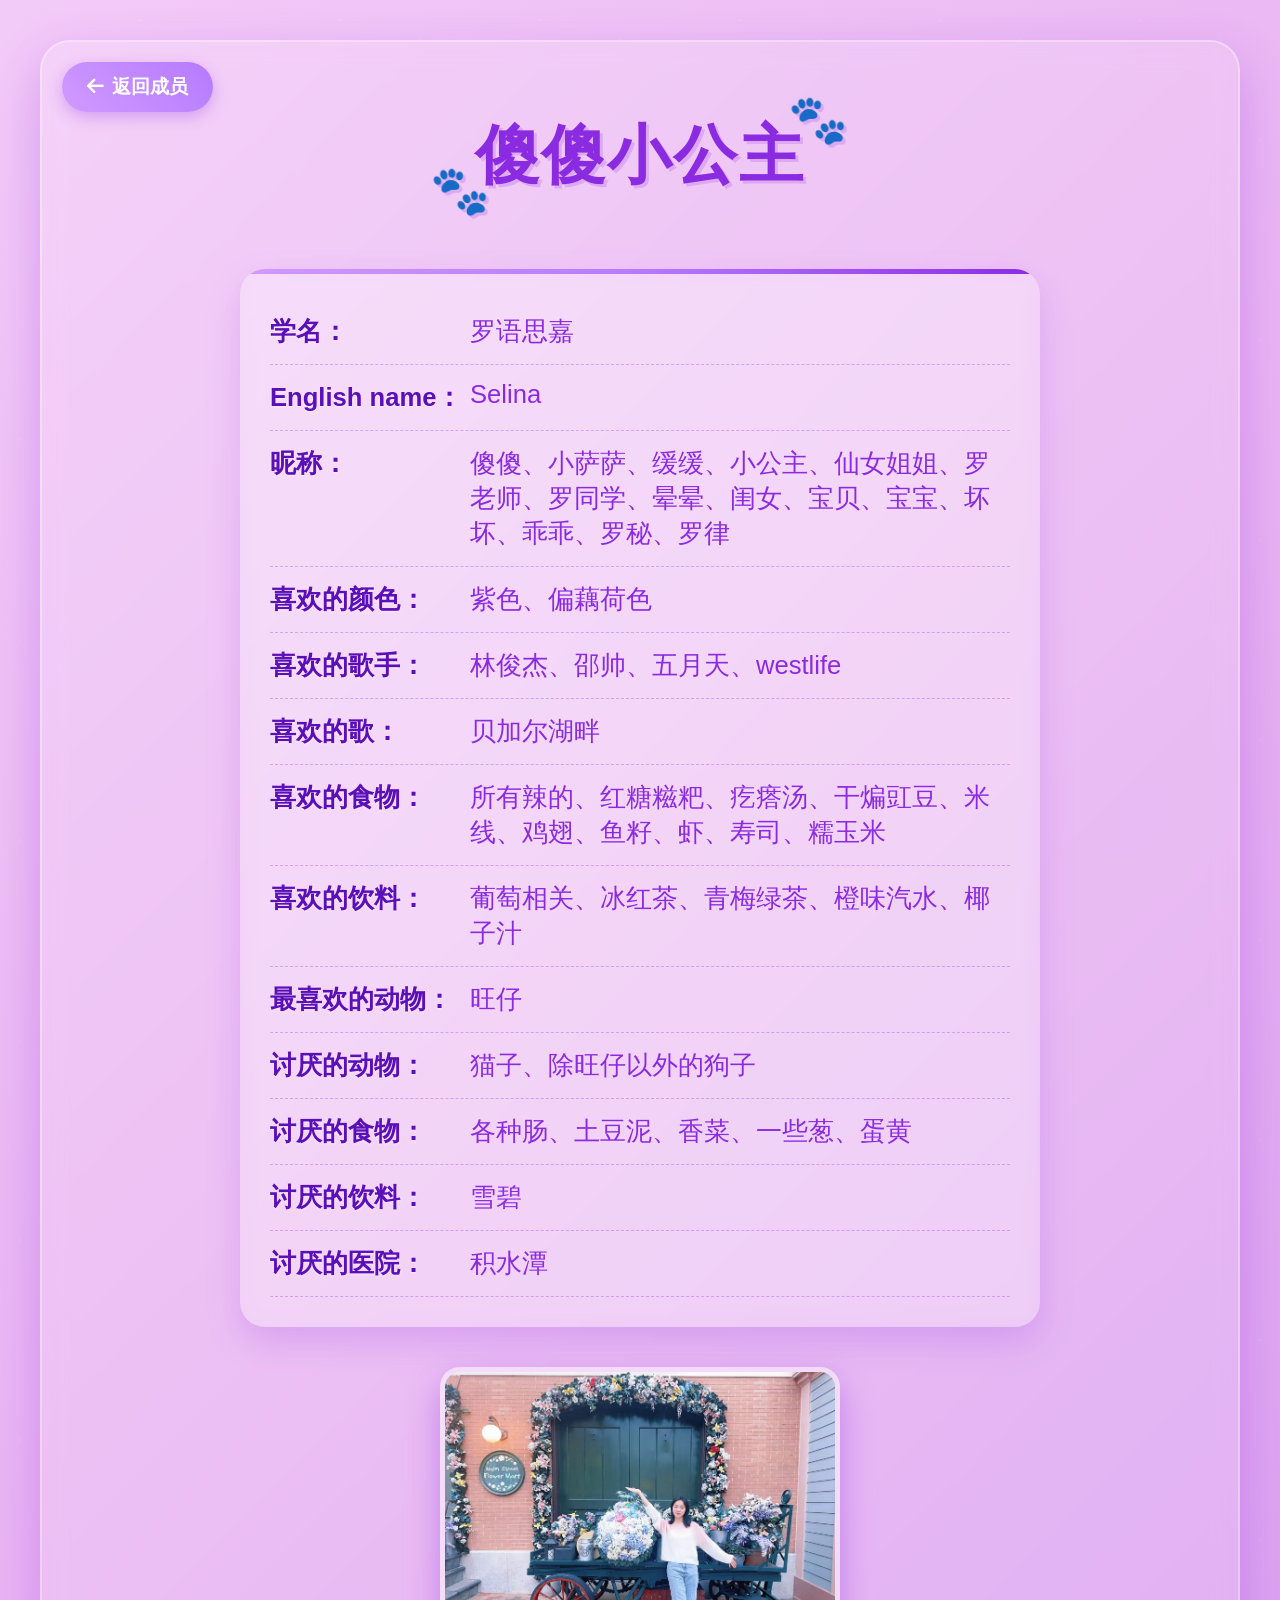
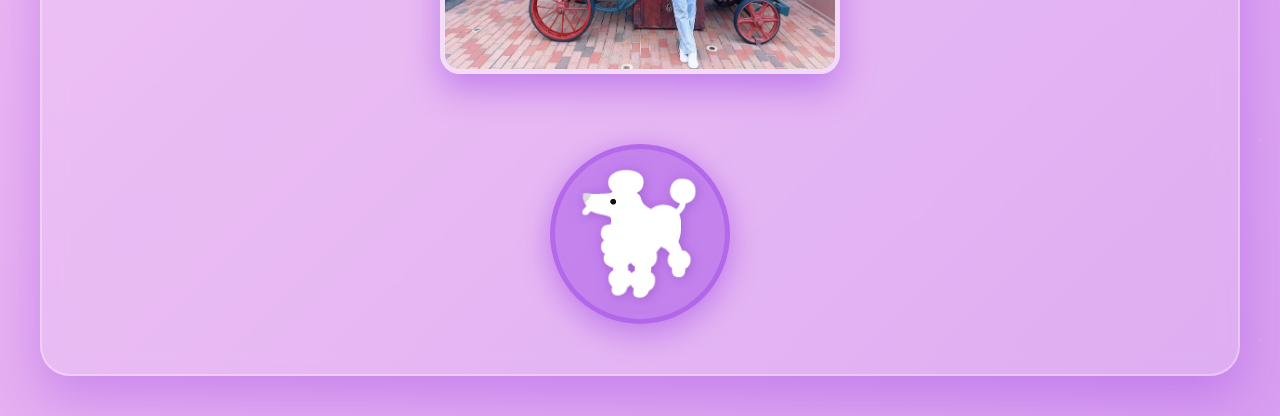
<file: lysj.html>
<!DOCTYPE html>
<html lang="zh-CN">
<head>
    <meta charset="UTF-8">
    <meta name="viewport" content="width=device-width, initial-scale=1.0">
    <title>傻傻小公主 - 萨萨之家</title>
    <link rel="stylesheet" href="https://cdnjs.cloudflare.com/ajax/libs/font-awesome/6.4.0/css/all.min.css">
    <style>
        * {
            margin: 0;
            padding: 0;
            box-sizing: border-box;
            font-family: 'Arial Rounded MT Bold', 'Helvetica Rounded', Arial, sans-serif;
        }
        
        body {
            background: linear-gradient(135deg, #f3cbf8 0%, #e9b4f2 50%, #d89ef0 100%);
            min-height: 100vh;
            overflow-x: hidden;
            position: relative;
            display: flex;
            justify-content: center;
            align-items: center;
        }
        
        /* 背景装饰元素 */
        body::before {
            content: "";
            position: absolute;
            top: 0;
            left: 0;
            width: 100%;
            height: 100%;
            background-image: 
                radial-gradient(circle at 10% 20%, rgba(255, 255, 255, 0.2) 1px, transparent 2px),
                radial-gradient(circle at 90% 40%, rgba(255, 255, 255, 0.2) 2px, transparent 3px),
                radial-gradient(circle at 30% 70%, rgba(255, 255, 255, 0.2) 1px, transparent 2px),
                radial-gradient(circle at 70% 10%, rgba(255, 255, 255, 0.2) 1px, transparent 2px),
                radial-gradient(circle at 50% 85%, rgba(255, 255, 255, 0.2) 1px, transparent 2px);
            background-size: 200px 200px;
            opacity: 0.4;
            z-index: -1;
        }
        
        #page {
            max-width: 1200px;
            width: 95%;
            margin: 40px auto;
            padding: 30px;
            position: relative;
            z-index: 1;
            background: rgba(255, 255, 255, 0.15);
            backdrop-filter: blur(12px);
            border-radius: 30px;
            box-shadow: 0 20px 50px rgba(138, 43, 226, 0.3);
            border: 2px solid rgba(255, 255, 255, 0.3);
        }
        
        /* 标题样式 */
        .title {
            text-align: center;
            padding: 40px 20px;
            position: relative;
            margin-bottom: 20px;
        }
        
        .title h1 {
            color: #8A2BE2;
            font-size: 4rem;
            text-shadow: 3px 3px 0 rgba(138, 43, 226, 0.2);
            letter-spacing: 2px;
            position: relative;
            display: inline-block;
            animation: floatTitle 3s ease-in-out infinite;
        }
        
        .title h1::after {
            content: "🐾";
            position: absolute;
            right: -45px;
            top: -20px;
            font-size: 3rem;
            animation: bounce 2s infinite;
        }
        
        .title h1::before {
            content: "🐾";
            position: absolute;
            left: -45px;
            bottom: -20px;
            font-size: 3rem;
            animation: bounce 2s infinite 0.5s;
        }
        
        /* 信息卡片样式 */
        .info-card {
            max-width: 800px;
            margin: 30px auto;
            padding: 30px;
            background: rgba(255, 255, 255, 0.2);
            border-radius: 25px;
            backdrop-filter: blur(10px);
            box-shadow: 0 15px 35px rgba(138, 43, 226, 0.2);
            position: relative;
            overflow: hidden;
            transition: transform 0.4s ease;
        }
        
        .info-card:hover {
            transform: translateY(-10px);
            box-shadow: 0 20px 40px rgba(138, 43, 226, 0.3);
        }
        
        .info-card::before {
            content: "";
            position: absolute;
            top: 0;
            left: 0;
            width: 100%;
            height: 5px;
            background: linear-gradient(90deg, #d09aff, #b57aff, #8A2BE2);
        }
        
        .info-item {
            padding: 15px 0;
            border-bottom: 1px dashed rgba(138, 43, 226, 0.3);
            display: flex;
        }
        
        .info-label {
            flex: 0 0 200px;
            font-weight: bold;
            color: #5a0fb9;
            font-size: 1.6rem;
            text-shadow: 0 1px 2px rgba(255, 255, 255, 0.5);
        }
        
        .info-content {
            flex: 1;
            font-size: 1.6rem;
            color: #8A2BE2;
        }
        
        /* 图片样式 */
        .members-image {
            display: block;
            max-width: 400px;
            margin: 40px auto;
            border-radius: 20px;
            box-shadow: 0 15px 35px rgba(138, 43, 226, 0.4);
            border: 5px solid rgba(255, 255, 255, 0.5);
            transition: all 0.4s ease;
        }
        
        .members-image:hover {
            transform: scale(1.05) rotate(2deg);
            box-shadow: 0 20px 40px rgba(138, 43, 226, 0.5);
        }
        
        /* 狗狗插画容器 */
        .dogs-container {
            display: flex;
            justify-content: center;
            gap: 100px;
            margin-top: 50px;
            padding: 20px;
            position: relative;
        }
        
        .dog {
            width: 180px;
            height: 180px;
            border-radius: 50%;
            position: relative;
            display: flex;
            align-items: center;
            justify-content: center;
            box-shadow: 0 10px 30px rgba(138, 43, 226, 0.3);
            animation: float 6s ease-in-out infinite;
            overflow: hidden;
            z-index: 10;
        }
        
        .dog-shasha {
            background: linear-gradient(135deg, rgba(138, 43, 226, 0.3) 0%, rgba(138, 43, 226, 0.3) 100%);
            border: 5px solid rgba(138, 43, 226, 0.3);
            filter: drop-shadow(0 0 8px rgba(138, 43, 226, 0.3));
        }
        
        .dog-shasha::before {
            content: "🐩";
            font-size: 7rem;
            filter: brightness(3) drop-shadow(2px 2px 4px rgba(0, 0, 0, 0.1));
        }
        
        .dog-name {
            position: absolute;
            bottom: -30px;
            font-size: 1.8rem;
            font-weight: bold;
            color: #5a0fb9;
            text-shadow: 0 2px 4px rgba(255, 255, 255, 0.5);
            background: rgba(255, 255, 255, 0.6);
            padding: 5px 15px;
            border-radius: 15px;
            backdrop-filter: blur(5px);
            z-index: 11;
        }
        
        /* 返回按钮样式 */
        .back-button {
            position: absolute;
            top: 20px;
            left: 20px;
            background: linear-gradient(45deg, #d09aff, #b57aff);
            padding: 12px 25px;
            border-radius: 50px;
            color: white;
            font-size: 1.2rem;
            font-weight: bold;
            text-decoration: none;
            box-shadow: 0 5px 15px rgba(138, 43, 226, 0.3);
            transition: all 0.3s ease;
            display: flex;
            align-items: center;
            gap: 8px;
            z-index: 20;
        }
        
        .back-button:hover {
            transform: translateY(-3px);
            box-shadow: 0 8px 20px rgba(138, 43, 226, 0.4);
        }
        
        /* 动画效果 */
        @keyframes float {
            0% { transform: translateY(0px); }
            50% { transform: translateY(-20px); }
            100% { transform: translateY(0px); }
        }
        
        @keyframes floatTitle {
            0% { transform: translateY(0px); }
            50% { transform: translateY(-10px); }
            100% { transform: translateY(0px); }
        }
        
        @keyframes bounce {
            0%, 100% { transform: translateY(0); }
            50% { transform: translateY(-20px); }
        }
        
        .heart {
            position: absolute;
            width: 20px;
            height: 20px;
            background: #ff6b6b;
            transform: rotate(45deg);
            animation: floatHeart 8s linear forwards;
            z-index: 0;
        }
        
        .heart::before,
        .heart::after {
            content: "";
            position: absolute;
            width: 20px;
            height: 20px;
            background: #ff6b6b;
            border-radius: 50%;
        }
        
        .heart::before {
            top: -10px;
            left: 0;
        }
        
        .heart::after {
            top: 0;
            left: -10px;
        }
        
        @keyframes floatHeart {
            0% {
                transform: translateY(100vh) rotate(45deg) scale(0);
                opacity: 0.8;
            }
            50% {
                opacity: 1;
            }
            100% {
                transform: translateY(-100px) rotate(45deg) scale(1.5);
                opacity: 0;
            }
        }
        
        /* 响应式设计 */
        @media (max-width: 900px) {
            .title h1 {
                font-size: 3.5rem;
            }
            
            .info-card {
                padding: 20px;
            }
            
            .info-item {
                flex-direction: column;
            }
            
            .info-label {
                flex: 1;
                margin-bottom: 5px;
            }
            
            .dog {
                width: 140px;
                height: 140px;
            }
            
            .members-image {
                max-width: 80%;
            }
        }
        
        @media (max-width: 600px) {
            .title h1 {
                font-size: 2.8rem;
            }
            
            .title h1::after, 
            .title h1::before {
                display: none;
            }
            
            .info-card {
                padding: 15px;
            }
            
            .info-label, .info-content {
                font-size: 1.4rem;
            }
            
            .dog {
                width: 120px;
                height: 120px;
            }
            
            .dog::before {
                font-size: 5rem;
            }
            
            .dog-name {
                font-size: 1.5rem;
            }
            
            .members-image {
                max-width: 90%;
            }
        }
    </style>
</head>
<body>
    <div id="page">
        <!-- 返回按钮 -->
        <a href="chengyuan.html" class="back-button">
            <i class="fas fa-arrow-left"></i> 返回成员
        </a>
        
        <div class="title">
            <h1>傻傻小公主</h1>
        </div>
        
        <div class="info-card">
            <div class="info-item">
                <div class="info-label">学名：</div>
                <div class="info-content">罗语思嘉</div>
            </div>
            <div class="info-item">
                <div class="info-label">English name：</div>
                <div class="info-content">Selina</div>
            </div>
            <div class="info-item">
                <div class="info-label">昵称：</div>
                <div class="info-content">傻傻、小萨萨、缓缓、小公主、仙女姐姐、罗老师、罗同学、晕晕、闺女、宝贝、宝宝、坏坏、乖乖、罗秘、罗律</div>
            </div>
            <div class="info-item">
                <div class="info-label">喜欢的颜色：</div>
                <div class="info-content">紫色、偏藕荷色</div>
            </div>
            <div class="info-item">
                <div class="info-label">喜欢的歌手：</div>
                <div class="info-content">林俊杰、邵帅、五月天、westlife</div>
            </div>
            <div class="info-item">
                <div class="info-label">喜欢的歌：</div>
                <div class="info-content">贝加尔湖畔</div>
            </div>
            <div class="info-item">
                <div class="info-label">喜欢的食物：</div>
                <div class="info-content">所有辣的、红糖糍粑、疙瘩汤、干煸豇豆、米线、鸡翅、鱼籽、虾、寿司、糯玉米</div>
            </div>
            <div class="info-item">
                <div class="info-label">喜欢的饮料：</div>
                <div class="info-content">葡萄相关、冰红茶、青梅绿茶、橙味汽水、椰子汁</div>
            </div>
            <div class="info-item">
                <div class="info-label">最喜欢的动物：</div>
                <div class="info-content">旺仔</div>
            </div>
            <div class="info-item">
                <div class="info-label">讨厌的动物：</div>
                <div class="info-content">猫子、除旺仔以外的狗子</div>
            </div>
            <div class="info-item">
                <div class="info-label">讨厌的食物：</div>
                <div class="info-content">各种肠、土豆泥、香菜、一些葱、蛋黄</div>
            </div>
            <div class="info-item">
                <div class="info-label">讨厌的饮料：</div>
                <div class="info-content">雪碧</div>
            </div>
            <div class="info-item">
                <div class="info-label">讨厌的医院：</div>
                <div class="info-content">积水潭</div>
            </div>
        </div>
        
        <img class="members-image" src="images/laopo_disney.jpg" alt="傻傻小公主">
        
        <div class="dogs-container">
            <div class="dog dog-shasha">
            </div>
        </div>
    </div>

    <script>
        // 添加简单的交互效果
        document.addEventListener('DOMContentLoaded', function() {
            // 添加飘落的心形效果
            setInterval(createHeart, 500);
            
            function createHeart() {
                const heart = document.createElement('div');
                heart.className = 'heart';
                heart.style.left = Math.random() * 100 + 'vw';
                heart.style.width = (Math.random() * 20 + 10) + 'px';
                heart.style.height = (Math.random() * 20 + 10) + 'px';
                heart.style.animationDuration = (Math.random() * 5 + 5) + 's';
                heart.style.opacity = Math.random() * 0.5 + 0.3;
                heart.style.background = `hsl(${Math.random() * 360}, 100%, 70%)`;
                document.body.appendChild(heart);
                
                setTimeout(() => {
                    heart.remove();
                }, 8000);
            }
        });
    </script>
</body>
</html>
</file>
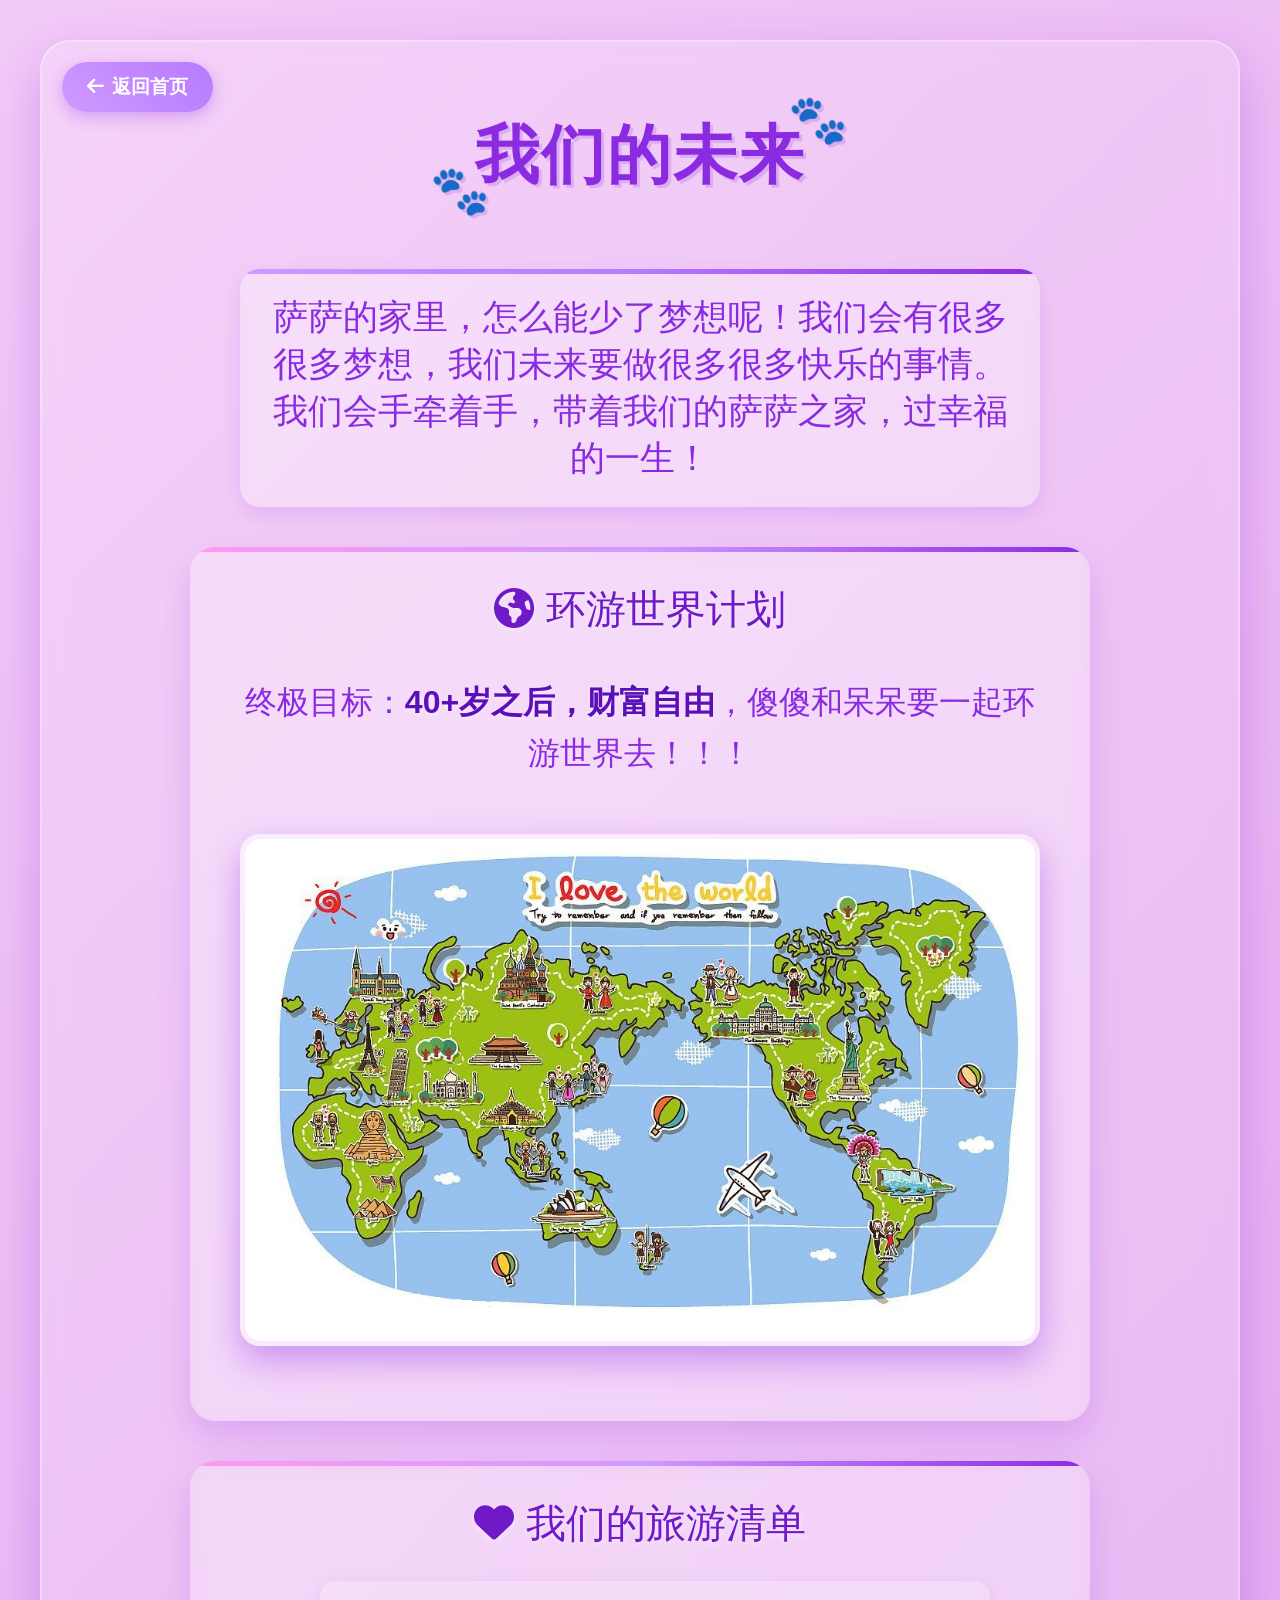
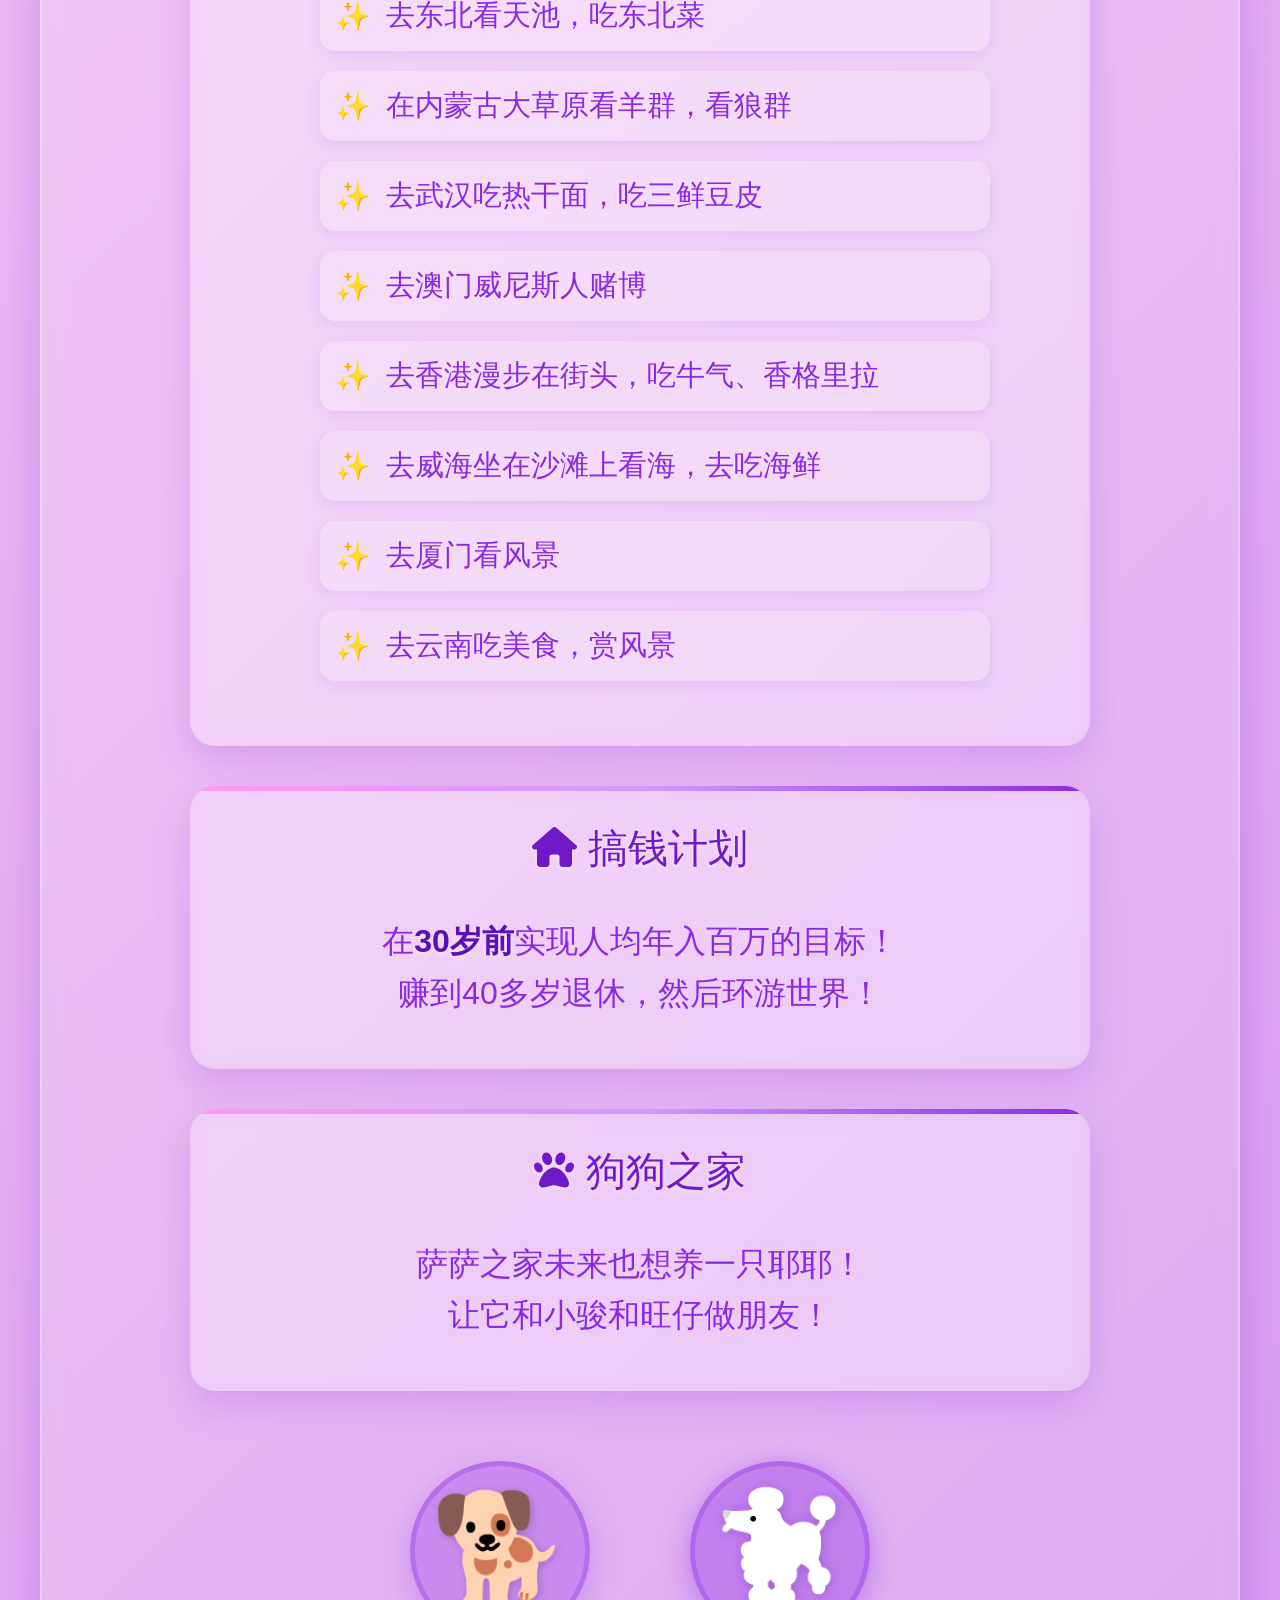
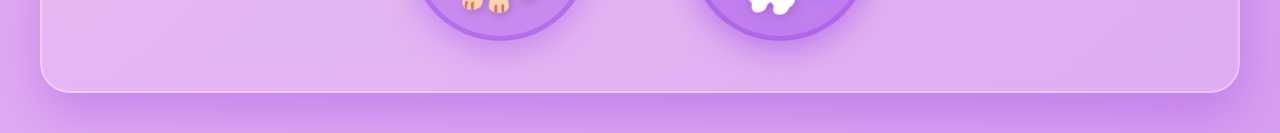
<file: weilai.html>
<!DOCTYPE html>
<html lang="zh-CN">
<head>
    <meta charset="UTF-8">
    <meta name="viewport" content="width=device-width, initial-scale=1.0">
    <title>我们的未来 - 萨萨之家</title>
    <link rel="stylesheet" href="https://cdnjs.cloudflare.com/ajax/libs/font-awesome/6.4.0/css/all.min.css">
    <style>
        * {
            margin: 0;
            padding: 0;
            box-sizing: border-box;
            font-family: 'Arial Rounded MT Bold', 'Helvetica Rounded', Arial, sans-serif;
        }
        
        body {
            background: linear-gradient(135deg, #f3cbf8 0%, #e9b4f2 50%, #d89ef0 100%);
            min-height: 100vh;
            overflow-x: hidden;
            position: relative;
            display: flex;
            justify-content: center;
            align-items: center;
        }
        
        /* 背景装饰元素 */
        body::before {
            content: "";
            position: absolute;
            top: 0;
            left: 0;
            width: 100%;
            height: 100%;
            background-image: 
                radial-gradient(circle at 10% 20%, rgba(255, 255, 255, 0.2) 1px, transparent 2px),
                radial-gradient(circle at 90% 40%, rgba(255, 255, 255, 0.2) 2px, transparent 3px),
                radial-gradient(circle at 30% 70%, rgba(255, 255, 255, 0.2) 1px, transparent 2px),
                radial-gradient(circle at 70% 10%, rgba(255, 255, 255, 0.2) 1px, transparent 2px),
                radial-gradient(circle at 50% 85%, rgba(255, 255, 255, 0.2) 1px, transparent 2px);
            background-size: 200px 200px;
            opacity: 0.4;
            z-index: -1;
        }
        
        #page {
            max-width: 1200px;
            width: 95%;
            margin: 40px auto;
            padding: 30px;
            position: relative;
            z-index: 1;
            background: rgba(255, 255, 255, 0.15);
            backdrop-filter: blur(12px);
            border-radius: 30px;
            box-shadow: 0 20px 50px rgba(138, 43, 226, 0.3);
            border: 2px solid rgba(255, 255, 255, 0.3);
        }
        
        /* 标题样式 */
        .title {
            text-align: center;
            padding: 40px 20px;
            position: relative;
            margin-bottom: 20px;
        }
        
        .title h1 {
            color: #8A2BE2;
            font-size: 4rem;
            text-shadow: 3px 3px 0 rgba(138, 43, 226, 0.2);
            letter-spacing: 2px;
            position: relative;
            display: inline-block;
            animation: floatTitle 3s ease-in-out infinite;
        }
        
        .title h1::after {
            content: "🐾";
            position: absolute;
            right: -45px;
            top: -20px;
            font-size: 3rem;
            animation: bounce 2s infinite;
        }
        
        .title h1::before {
            content: "🐾";
            position: absolute;
            left: -45px;
            bottom: -20px;
            font-size: 3rem;
            animation: bounce 2s infinite 0.5s;
        }
        
        /* 介绍文字样式 */
        .intro {
            text-align: center;
            color: #8A2BE2;
            font-size: 2.2rem;
            max-width: 800px;
            margin: 30px auto;
            padding: 25px;
            background: rgba(255, 255, 255, 0.2);
            border-radius: 20px;
            backdrop-filter: blur(5px);
            box-shadow: 0 8px 20px rgba(138, 43, 226, 0.15);
            position: relative;
            overflow: hidden;
            transition: transform 0.3s ease;
        }
        
        .intro:hover {
            transform: translateY(-5px);
        }
        
        .intro::before {
            content: "";
            position: absolute;
            top: 0;
            left: 0;
            width: 100%;
            height: 5px;
            background: linear-gradient(90deg, #d09aff, #b57aff, #8A2BE2);
        }
        
        /* 梦想卡片样式 */
        .dream-card {
            max-width: 900px;
            margin: 40px auto;
            padding: 35px;
            background: rgba(255, 255, 255, 0.2);
            border-radius: 25px;
            backdrop-filter: blur(10px);
            box-shadow: 0 15px 35px rgba(138, 43, 226, 0.2);
            position: relative;
            overflow: hidden;
            transition: transform 0.4s ease;
        }
        
        .dream-card:hover {
            transform: translateY(-10px);
            box-shadow: 0 20px 40px rgba(138, 43, 226, 0.3);
        }
        
        .dream-card::before {
            content: "";
            position: absolute;
            top: 0;
            left: 0;
            width: 100%;
            height: 5px;
            background: linear-gradient(90deg, #ff9aee, #d09aff, #8A2BE2);
        }
        
        .dream-title {
            text-align: center;
            font-size: 2.5rem;
            color: #7019c9;
            margin-bottom: 25px;
            text-shadow: 0 2px 4px rgba(255, 255, 255, 0.5);
        }
        
        .dream-content {
            font-size: 2rem;
            color: #8A2BE2;
            line-height: 1.6;
            text-align: center;
            padding: 15px;
        }
        
        .dream-highlight {
            color: #5a0fb9;
            font-weight: bold;
            text-shadow: 0 2px 4px rgba(255, 255, 255, 0.5);
        }
        
        .dream-list {
            max-width: 700px;
            margin: 30px auto;
            padding-left: 30px;
        }
        
        .dream-item {
            font-size: 1.8rem;
            color: #8A2BE2;
            margin: 20px 0;
            padding: 15px;
            background: rgba(255, 255, 255, 0.2);
            border-radius: 15px;
            box-shadow: 0 5px 15px rgba(138, 43, 226, 0.1);
            display: flex;
            align-items: center;
            transition: all 0.3s ease;
        }
        
        .dream-item:hover {
            transform: translateX(10px);
            background: rgba(255, 255, 255, 0.3);
        }
        
        .dream-item::before {
            content: "✨";
            font-size: 1.8rem;
            margin-right: 15px;
        }
        
        /* 返回按钮样式 */
        .back-button {
            position: absolute;
            top: 20px;
            left: 20px;
            background: linear-gradient(45deg, #d09aff, #b57aff);
            padding: 12px 25px;
            border-radius: 50px;
            color: white;
            font-size: 1.2rem;
            font-weight: bold;
            text-decoration: none;
            box-shadow: 0 5px 15px rgba(138, 43, 226, 0.3);
            transition: all 0.3s ease;
            display: flex;
            align-items: center;
            gap: 8px;
            z-index: 20;
        }
        
        .back-button:hover {
            transform: translateY(-3px);
            box-shadow: 0 8px 20px rgba(138, 43, 226, 0.4);
        }
        
        /* 狗狗插画容器 */
        .dogs-container {
            display: flex;
            justify-content: center;
            gap: 100px;
            margin-top: 50px;
            padding: 20px;
            position: relative;
        }
        
        .dog {
            width: 180px;
            height: 180px;
            border-radius: 50%;
            position: relative;
            display: flex;
            align-items: center;
            justify-content: center;
            box-shadow: 0 10px 30px rgba(138, 43, 226, 0.3);
            animation: float 6s ease-in-out infinite;
            overflow: hidden;
            z-index: 10;
        }
        
        .dog-daidai {
            background: linear-gradient(135deg, rgba(138, 43, 226, 0.3) 0%, rgba(138, 43, 226, 0.3) 100%);
            border: 5px solid rgba(138, 43, 226, 0.3);
        }
        
        .dog-shasha {
            background: linear-gradient(135deg, rgba(138, 43, 226, 0.3) 0%, rgba(138, 43, 226, 0.3) 100%);
            border: 5px solid rgba(138, 43, 226, 0.3);
            filter: drop-shadow(0 0 8px rgba(138, 43, 226, 0.3));
        }
        
        .dog-daidai::before {
            content: "🐕";
            font-size: 7rem;
            filter: drop-shadow(2px 2px 4px rgba(0, 0, 0, 0.2));
        }
        
        .dog-shasha::before {
            content: "🐩";
            font-size: 7rem;
            filter: brightness(3) drop-shadow(2px 2px 4px rgba(0, 0, 0, 0.1));
        }
        
        .dog-name {
            position: absolute;
            bottom: -30px;
            font-size: 1.8rem;
            font-weight: bold;
            color: #5a0fb9;
            text-shadow: 0 2px 4px rgba(255, 255, 255, 0.5);
            background: rgba(255, 255, 255, 0.6);
            padding: 5px 15px;
            border-radius: 15px;
            backdrop-filter: blur(5px);
            z-index: 11;
        }
        
        /* 世界地图样式 - 修复部分 */
        .world-map-container {
            display: flex;
            justify-content: center;
            margin: 40px 0;
        }
        
        .world-map {
            max-width: 100%;
            width: 800px;
            border-radius: 20px;
            box-shadow: 0 15px 35px rgba(138, 43, 226, 0.4);
            border: 5px solid rgba(255, 255, 255, 0.5);
            transition: all 0.4s ease;
            position: relative;
            overflow: hidden;
        }
        
        .world-map img {
            width: 100%;
            height: auto;
            display: block;
            transition: transform 0.5s ease;
        }
        
        .world-map:hover {
            transform: scale(1.03);
            box-shadow: 0 20px 40px rgba(138, 43, 226, 0.5);
        }
        
        .map-overlay {
            position: absolute;
            top: 0;
            left: 0;
            width: 100%;
            height: 100%;
            background: linear-gradient(to bottom, rgba(138, 43, 226, 0.1), rgba(138, 43, 226, 0.1));
            display: flex;
            justify-content: center;
            align-items: center;
            opacity: 0;
            transition: opacity 0.4s ease;
        }
        
        .world-map:hover .map-overlay {
            opacity: 1;
        }
        
        .map-text {
            color: white;
            font-size: 3rem;
            font-weight: bold;
            text-shadow: 0 0 10px rgba(138, 43, 226, 0.8);
            text-align: center;
            padding: 20px;
        }
        
        /* 动画效果 */
        @keyframes float {
            0% { transform: translateY(0px); }
            50% { transform: translateY(-20px); }
            100% { transform: translateY(0px); }
        }
        
        @keyframes floatTitle {
            0% { transform: translateY(0px); }
            50% { transform: translateY(-10px); }
            100% { transform: translateY(0px); }
        }
        
        @keyframes bounce {
            0%, 100% { transform: translateY(0); }
            50% { transform: translateY(-20px); }
        }
        
        .heart {
            position: absolute;
            width: 20px;
            height: 20px;
            background: #ff6b6b;
            transform: rotate(45deg);
            animation: floatHeart 8s linear forwards;
            z-index: 0;
        }
        
        .heart::before,
        .heart::after {
            content: "";
            position: absolute;
            width: 20px;
            height: 20px;
            background: #ff6b6b;
            border-radius: 50%;
        }
        
        .heart::before {
            top: -10px;
            left: 0;
        }
        
        .heart::after {
            top: 0;
            left: -10px;
        }
        
        @keyframes floatHeart {
            0% {
                transform: translateY(100vh) rotate(45deg) scale(0);
                opacity: 0.8;
            }
            50% {
                opacity: 1;
            }
            100% {
                transform: translateY(-100px) rotate(45deg) scale(1.5);
                opacity: 0;
            }
        }
        
        /* 响应式设计 */
        @media (max-width: 900px) {
            .title h1 {
                font-size: 3.5rem;
            }
            
            .intro, .dream-content {
                font-size: 1.8rem;
            }
            
            .dream-item {
                font-size: 1.6rem;
            }
            
            .dogs-container {
                gap: 50px;
            }
            
            .dog {
                width: 140px;
                height: 140px;
            }
            
            .dream-card {
                padding: 25px;
            }
            
            .world-map {
                width: 100%;
            }
        }
        
        @media (max-width: 600px) {
            .title h1 {
                font-size: 2.8rem;
            }
            
            .title h1::after, 
            .title h1::before {
                display: none;
            }
            
            .intro, .dream-content {
                font-size: 1.6rem;
                padding: 20px 15px;
            }
            
            .dream-item {
                font-size: 1.4rem;
                padding: 12px;
            }
            
            .dogs-container {
                gap: 20px;
                flex-direction: column;
                align-items: center;
            }
            
            .dog {
                width: 160px;
                height: 160px;
            }
            
            .dream-card {
                padding: 20px;
            }
            
            .map-text {
                font-size: 2rem;
            }
        }
    </style>
</head>
<body>
    <div id="page">
        <!-- 返回首页按钮 -->
        <a href="index.html" class="back-button">
            <i class="fas fa-arrow-left"></i> 返回首页
        </a>
        
        <div class="title">
            <h1>我们的未来</h1>
        </div>
        
        <div class="intro">
            <p>萨萨的家里，怎么能少了梦想呢！我们会有很多很多梦想，我们未来要做很多很多快乐的事情。<br>我们会手牵着手，带着我们的萨萨之家，过幸福的一生！</p>
        </div>
        
        <div class="dream-card">
            <div class="dream-title">
                <i class="fas fa-globe-americas"></i> 环游世界计划
            </div>
            <div class="dream-content">
                终极目标：<span class="dream-highlight">40+岁之后，财富自由</span>，傻傻和呆呆要一起环游世界去！！！
            </div>
            
            <!-- 地图容器 - 修复部分 -->
            <div class="world-map-container">
                <div class="world-map">
                    <img src="images/map.jpg" alt="世界地图">
                    <div class="map-overlay">
                        <div class="map-text">萨萨之家环球之旅 ✈️</div>
                    </div>
                </div>
            </div>
        </div>
        
        <div class="dream-card">
            <div class="dream-title">
                <i class="fas fa-heart"></i> 我们的旅游清单
            </div>
            
            <div class="dream-list">
                <div class="dream-item">去东北看天池，吃东北菜</div>
                <div class="dream-item">在内蒙古大草原看羊群，看狼群</div>
                <div class="dream-item">去武汉吃热干面，吃三鲜豆皮</div>
                <div class="dream-item">去澳门威尼斯人赌博</div>
                <div class="dream-item">去香港漫步在街头，吃牛气、香格里拉</div>
                <div class="dream-item">去威海坐在沙滩上看海，去吃海鲜</div>
                <div class="dream-item">去厦门看风景</div>
                <div class="dream-item">去云南吃美食，赏风景</div>
            </div>
        </div>
        
        <div class="dream-card">
            <div class="dream-title">
                <i class="fas fa-home"></i> 搞钱计划
            </div>
            <div class="dream-content">
                在<span class="dream-highlight">30岁前</span>实现人均年入百万的目标！<br>赚到40多岁退休，然后环游世界！
            </div>
        </div>
        
        <div class="dream-card">
            <div class="dream-title">
                <i class="fas fa-paw"></i> 狗狗之家
            </div>
            <div class="dream-content">
                萨萨之家未来也想养一只耶耶！<br>让它和小骏和旺仔做朋友！
            </div>
        </div>
        
        <div class="dogs-container">
            <div class="dog dog-daidai">
            </div>
            <div class="dog dog-shasha">
            </div>
        </div>
    </div>

    <script>
        // 添加简单的交互效果
        document.addEventListener('DOMContentLoaded', function() {
            // 添加飘落的心形效果
            setInterval(createHeart, 500);
            
            function createHeart() {
                const heart = document.createElement('div');
                heart.className = 'heart';
                heart.style.left = Math.random() * 100 + 'vw';
                heart.style.width = (Math.random() * 20 + 10) + 'px';
                heart.style.height = (Math.random() * 20 + 10) + 'px';
                heart.style.animationDuration = (Math.random() * 5 + 5) + 's';
                heart.style.opacity = Math.random() * 0.5 + 0.3;
                heart.style.background = `hsl(${Math.random() * 360}, 100%, 70%)`;
                document.body.appendChild(heart);
                
                setTimeout(() => {
                    heart.remove();
                }, 8000);
            }
            
            // 为梦想清单项添加动画
            const dreamItems = document.querySelectorAll('.dream-item');
            dreamItems.forEach((item, index) => {
                item.style.animationDelay = `${index * 0.1}s`;
            });
        });
    </script>
</body>
</html>
</file>
